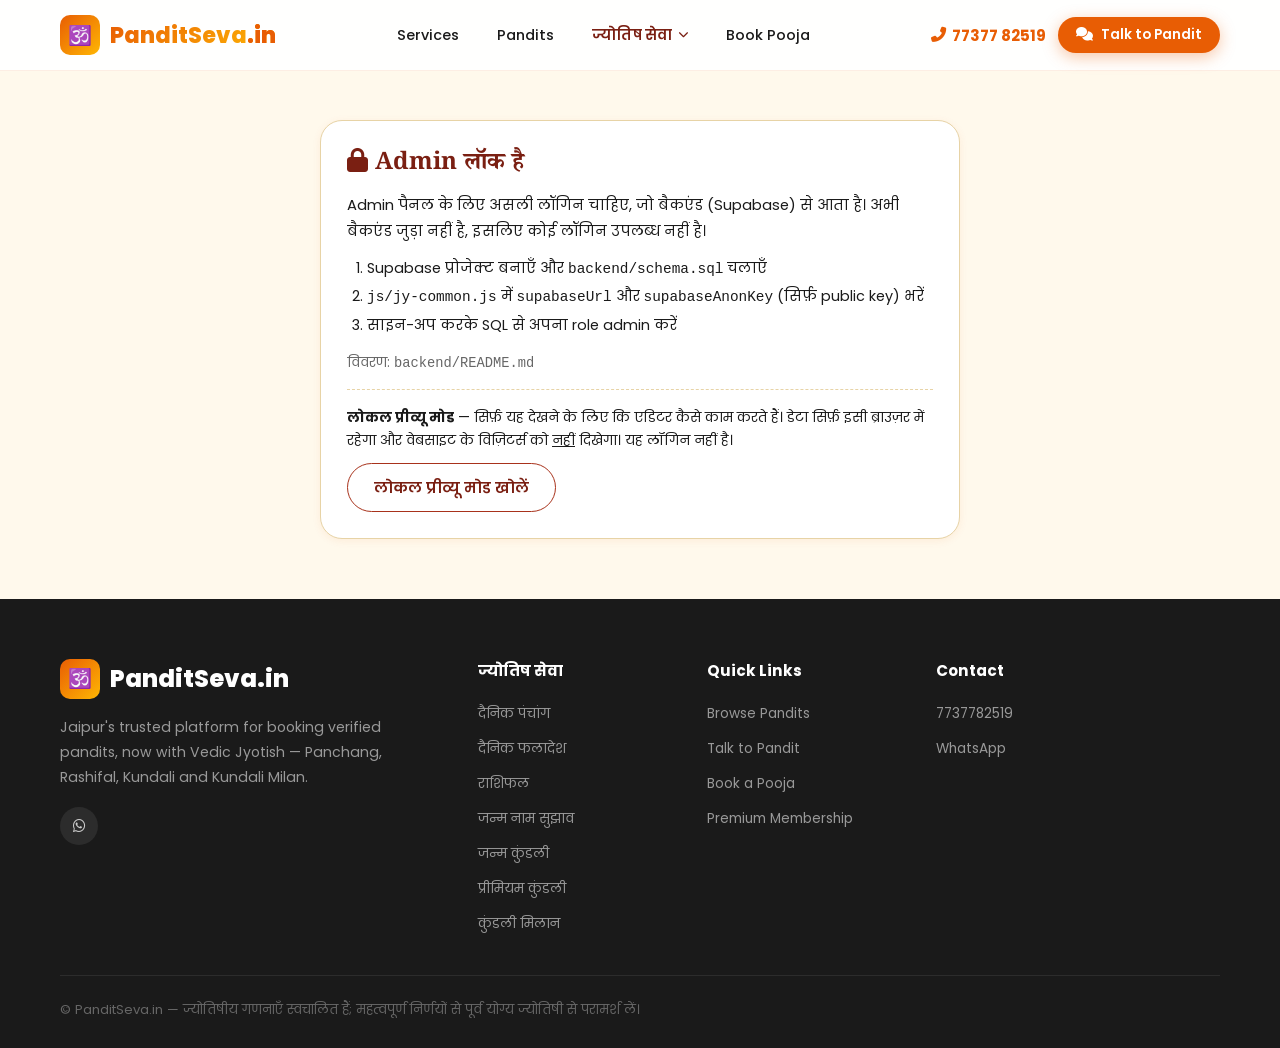
<file: admin.html>
<!DOCTYPE html>
<html lang="hi">
<head>
  <meta charset="UTF-8">
  <meta name="viewport" content="width=device-width, initial-scale=1.0">
  <meta name="robots" content="noindex, nofollow">
  <title>Admin Dashboard — PanditSeva.in</title>
  <link rel="stylesheet" href="css/style.css">
  <link rel="stylesheet" href="css/jyotish.css">
  <link rel="stylesheet" href="https://cdnjs.cloudflare.com/ajax/libs/font-awesome/6.5.0/css/all.min.css">
  <link rel="preconnect" href="https://fonts.googleapis.com">
  <link rel="preconnect" href="https://fonts.gstatic.com" crossorigin>
  <link href="https://fonts.googleapis.com/css2?family=Noto+Serif+Devanagari:wght@400;600;700&display=swap" rel="stylesheet">
  <link rel="icon" href="data:image/svg+xml,<svg xmlns='http://www.w3.org/2000/svg' viewBox='0 0 100 100'><text y='.9em' font-size='90'>🕉️</text></svg>">
  <style>
    .adm { display: grid; grid-template-columns: 230px 1fr; gap: 20px; padding: 96px 0 50px; align-items: start; }
    .adm-side { background: #fff; border: 1px solid var(--line); border-radius: var(--radius-lg); padding: 10px; position: sticky; top: 84px; }
    .adm-side button { display: flex; width: 100%; align-items: center; gap: 10px; text-align: left; background: none; padding: 10px 12px; border-radius: 10px; font-size: .88rem; font-weight: 500; color: var(--ink); }
    .adm-side button i { width: 18px; color: var(--primary); text-align: center; }
    .adm-side button.on, .adm-side button:hover { background: var(--bg-light); color: var(--maroon); font-weight: 600; }
    .adm-who { font-size: .76rem; color: var(--text-muted); padding: 8px 12px 10px; border-bottom: 1px dashed var(--line); margin-bottom: 6px; word-break: break-all; }
    .adm-main h2 { font-size: 1.3rem; margin-bottom: 4px; }
    .adm-main .sub { color: var(--text-muted); font-size: .86rem; margin-bottom: 16px; line-height: 1.6; }
    .adm-main textarea.jy-input { min-height: 140px; resize: vertical; line-height: 1.7; }
    .adm-stat { text-align: center; }
    .adm-stat b { display: block; font-size: 1.8rem; color: var(--primary); }
    .adm-stat span { font-size: .78rem; color: var(--text-muted); }
    .adm-mode { background: #fff7e0; border: 1px solid #f2dd9c; color: #7a5a06; padding: 8px 14px; border-radius: 10px; font-size: .82rem; margin-bottom: 14px; }
    .adm-list { margin-top: 16px; font-size: .86rem; }
    .adm-list .row { display: flex; justify-content: space-between; gap: 10px; padding: 7px 0; border-bottom: 1px solid var(--line); align-items: center; }
    .adm-list .row code { font-size: .78rem; word-break: break-all; }
    .locked { max-width: 640px; margin: 120px auto 60px; }
    .locked ol { margin: 10px 0 14px 20px; line-height: 1.9; font-size: .9rem; }
    .adm-side-toggle { display: none; }
    @media (max-width: 800px) {
      .adm { grid-template-columns: 1fr; padding-top: 86px; }
      .adm-side { position: static; display: flex; overflow-x: auto; gap: 4px; }
      .adm-side button { white-space: nowrap; width: auto; }
      .adm-who { display: none; }
    }
  </style>
</head>
<body class="jy" data-jy-active="x">
<div id="jy-header"></div>
<div class="jy-wrap" id="adminRoot"><p style="padding:130px 0;text-align:center;color:var(--text-muted)">लोड हो रहा है…</p></div>
<div id="jy-footer"></div>
<script src="js/jy-common.js"></script>
<script src="js/admin.js"></script>
</body>
</html>
</file>
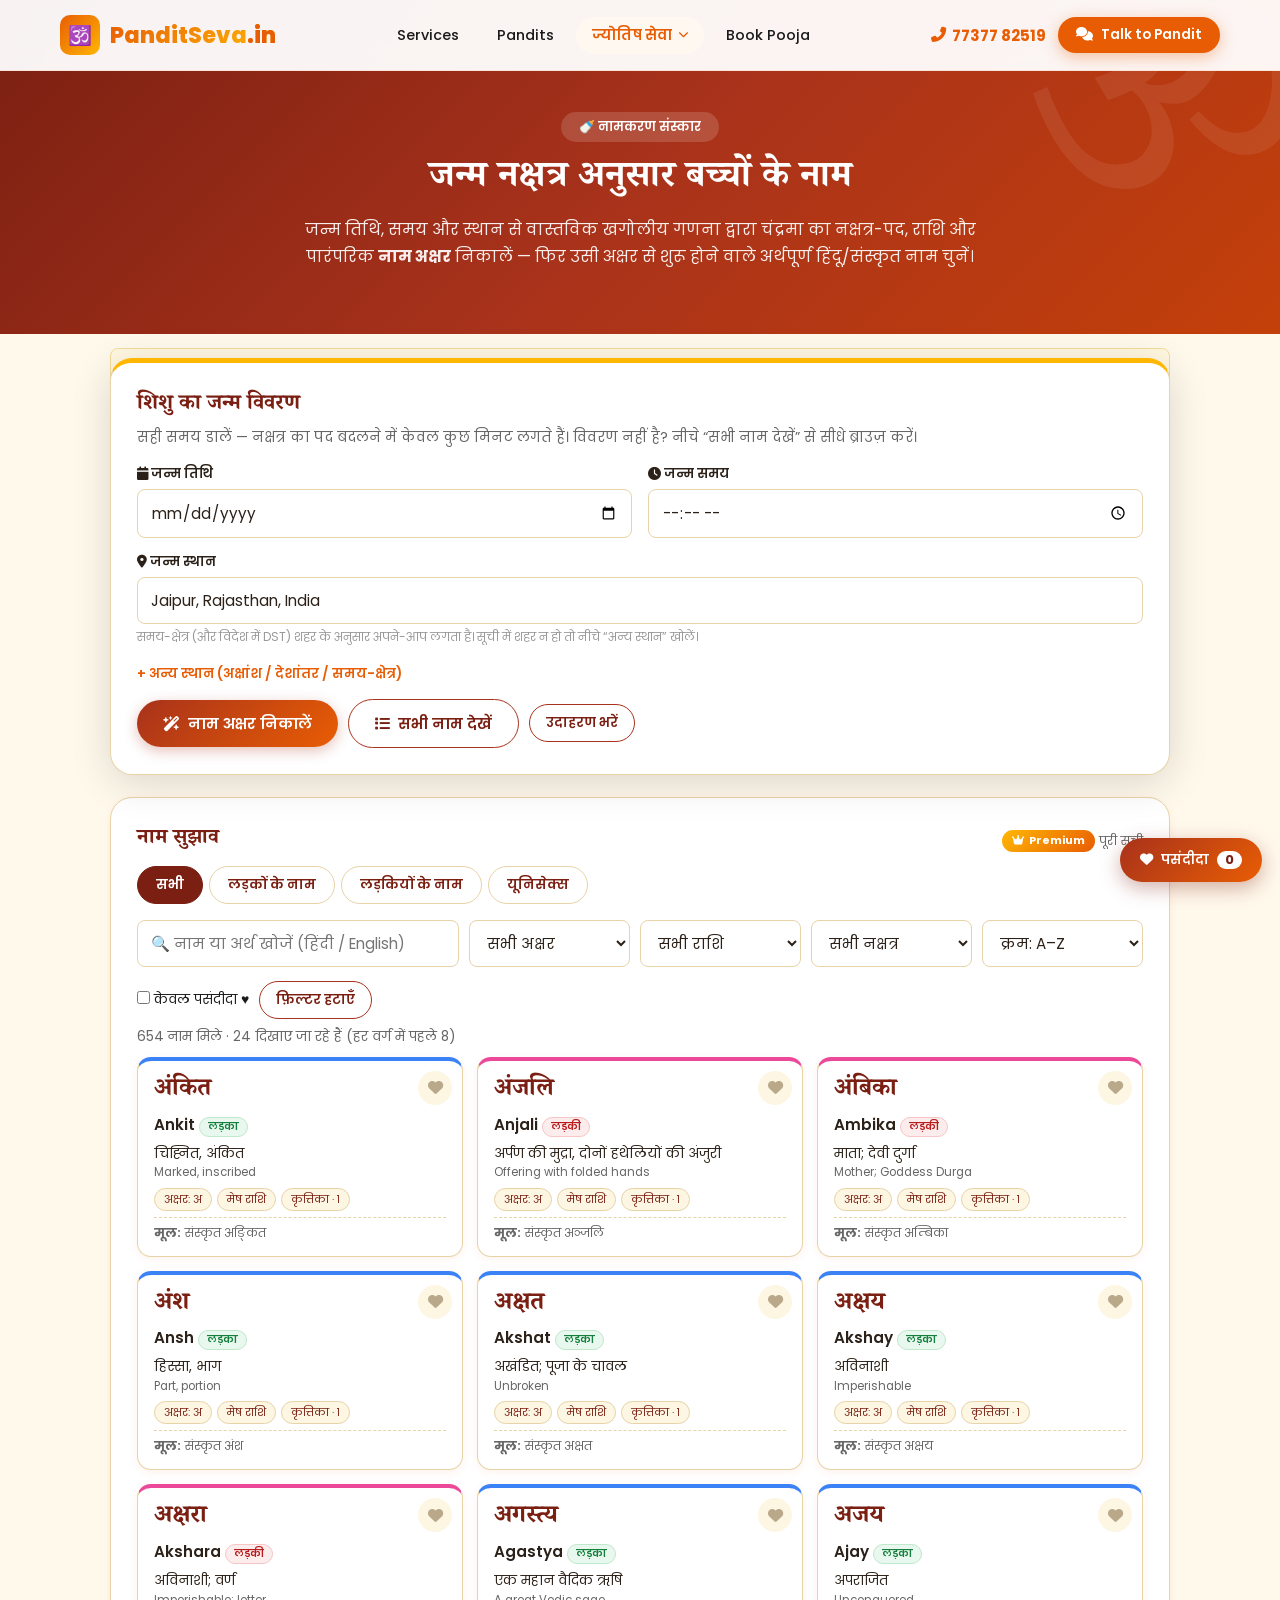
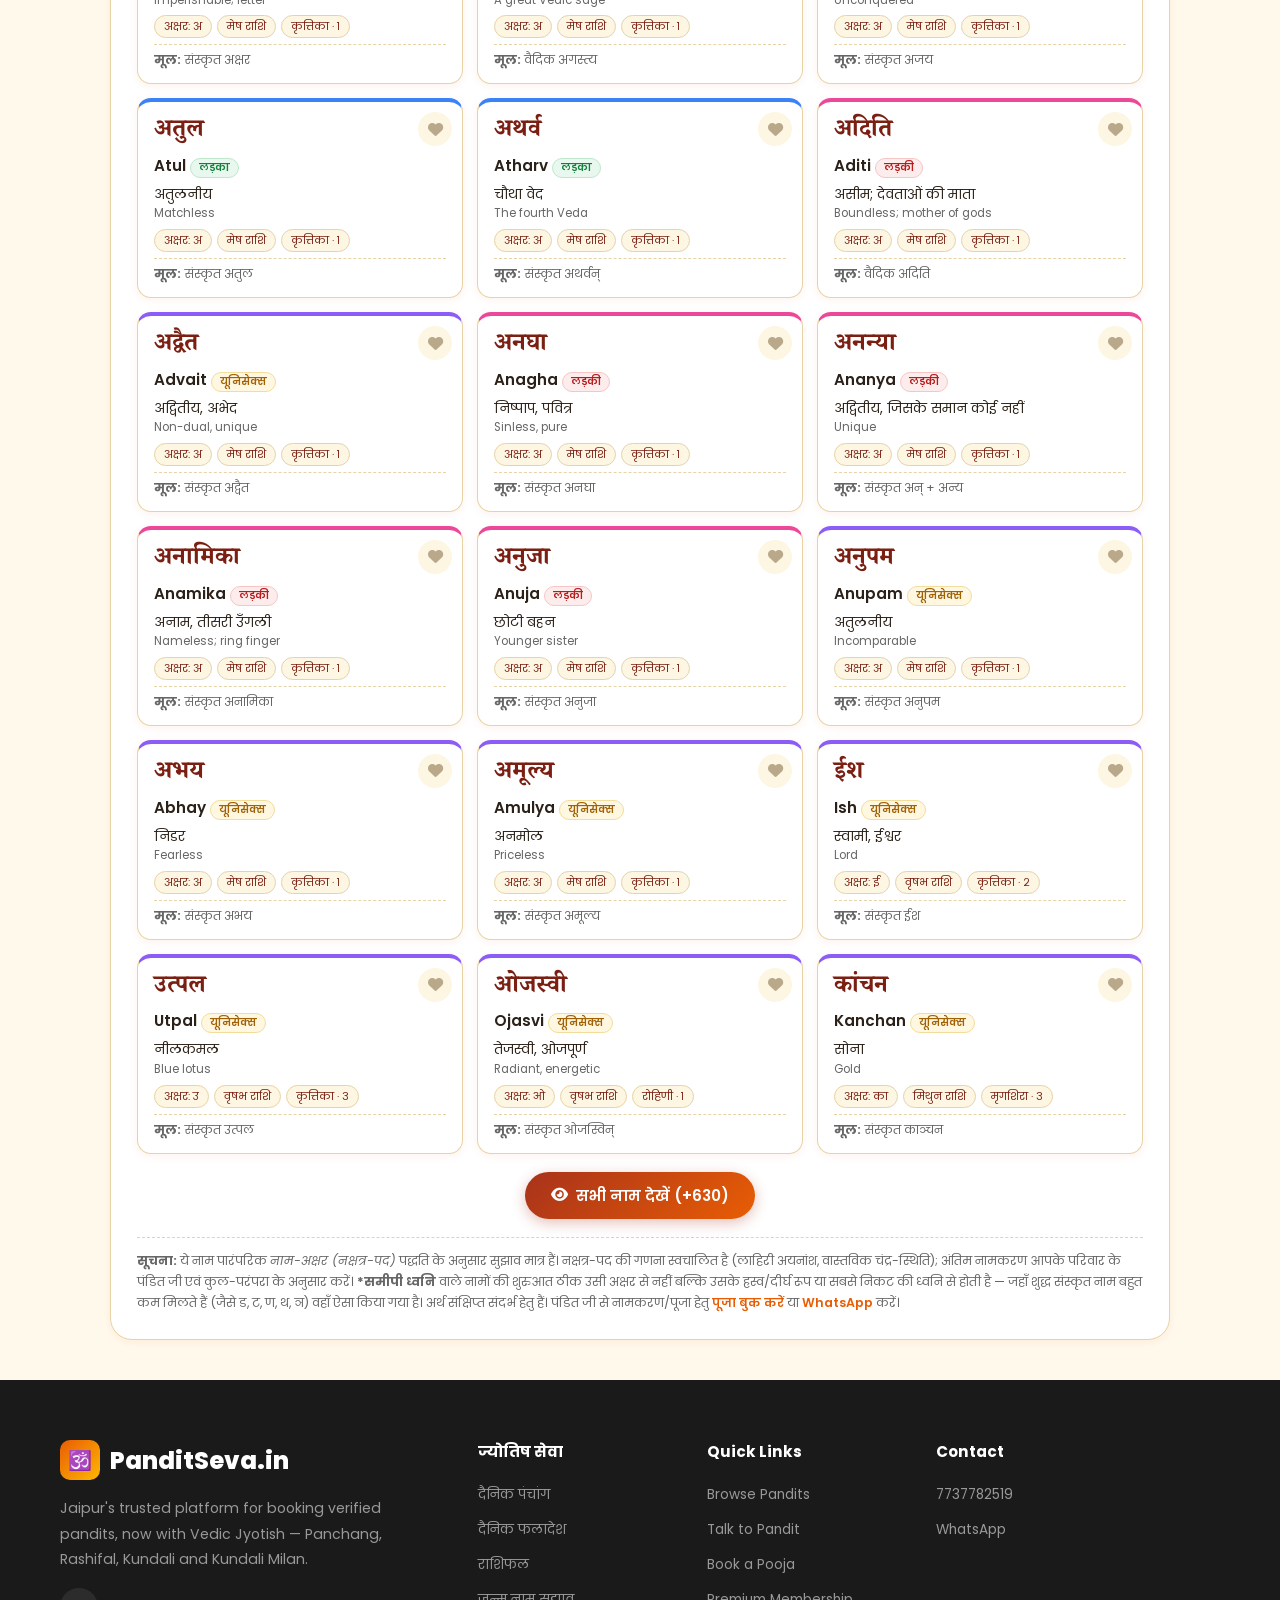
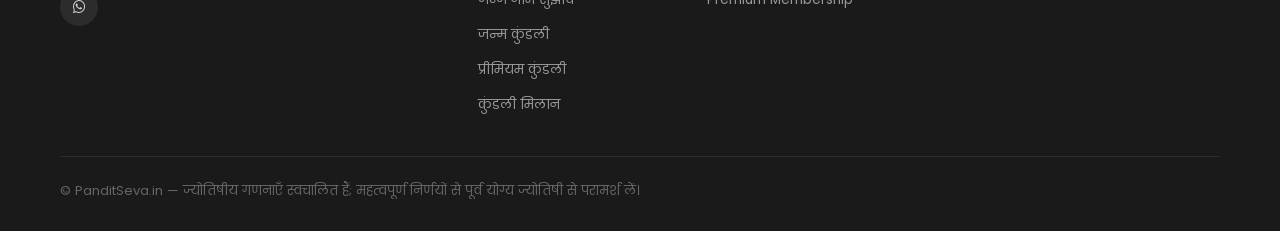
<file: baby-names.html>
<!DOCTYPE html>
<html lang="hi">
<head>
  <meta charset="UTF-8">
  <meta name="viewport" content="width=device-width, initial-scale=1.0">
  <title>जन्म नक्षत्र अनुसार बच्चों के नाम — PanditSeva.in | नाम अक्षर एवं हिंदू नाम सुझाव</title>
  <meta name="description" content="जन्म तिथि, समय और स्थान से जन्म नक्षत्र, राशि और नाम अक्षर निकालें और अर्थ सहित लड़कों, लड़कियों व यूनिसेक्स हिंदू-संस्कृत नाम खोजें। Call 7737782519">
  <link rel="stylesheet" href="css/style.css">
  <link rel="stylesheet" href="css/jyotish.css">
  <link rel="stylesheet" href="https://cdnjs.cloudflare.com/ajax/libs/font-awesome/6.5.0/css/all.min.css">
  <link rel="preconnect" href="https://fonts.googleapis.com">
  <link rel="preconnect" href="https://fonts.gstatic.com" crossorigin>
  <link href="https://fonts.googleapis.com/css2?family=Noto+Serif+Devanagari:wght@400;600;700&family=Tiro+Devanagari+Hindi&display=swap" rel="stylesheet">
  <link rel="icon" href="data:image/svg+xml,<svg xmlns='http://www.w3.org/2000/svg' viewBox='0 0 100 100'><text y='.9em' font-size='90'>🕉️</text></svg>">
  <style>
    .bn-result { display: none; margin-top: 22px; }
    .bn-syl { display: inline-flex; align-items: center; justify-content: center; min-width: 74px; height: 74px; padding: 0 14px; border-radius: 18px; background: linear-gradient(135deg, var(--maroon), var(--maroon-2)); color: #fff; font-size: 2.3rem; font-family: 'Noto Serif Devanagari', serif; font-weight: 700; box-shadow: 0 6px 18px rgba(122,31,18,.28); }
    .bn-syls { display: flex; gap: 8px; flex-wrap: wrap; margin-top: 10px; }
    .bn-syls .s { padding: 6px 14px; border-radius: 50px; border: 1.5px solid var(--line); background: #fff; font-family: 'Noto Serif Devanagari', serif; font-size: 1.05rem; color: var(--maroon); cursor: pointer; }
    .bn-syls .s.on { background: var(--maroon); color: #fff; border-color: var(--maroon); }
    .bn-syls .s.mine { box-shadow: 0 0 0 3px rgba(255,183,3,.55); }
    .bn-top { display: flex; gap: 18px; align-items: center; flex-wrap: wrap; }
    .bn-filters { display: grid; grid-template-columns: 2fr repeat(4, 1fr); gap: 10px; margin-bottom: 14px; }
    @media (max-width: 900px) { .bn-filters { grid-template-columns: 1fr 1fr; } .bn-filters .q { grid-column: 1 / -1; } }
    .bn-grid { display: grid; grid-template-columns: repeat(auto-fill, minmax(250px, 1fr)); gap: 14px; }
    .bn-card { background: #fff; border: 1px solid var(--line); border-radius: var(--radius-md); padding: 16px 16px 14px; position: relative; box-shadow: var(--shadow-sm); display: flex; flex-direction: column; gap: 6px; }
    .bn-card.boy { border-top: 4px solid #3b82f6; } .bn-card.girl { border-top: 4px solid #ec4899; } .bn-card.unisex { border-top: 4px solid #8b5cf6; }
    .bn-hi { font-family: 'Noto Serif Devanagari', serif; font-size: 1.55rem; font-weight: 700; color: var(--maroon); line-height: 1.2; padding-right: 36px; }
    .bn-en { font-weight: 600; color: var(--ink); font-size: .95rem; }
    .bn-mean { font-size: .86rem; line-height: 1.55; color: var(--ink); }
    .bn-mean small { display: block; color: var(--text-muted); }
    .bn-org { font-size: .76rem; color: var(--text-muted); border-top: 1px dashed var(--line); padding-top: 6px; margin-top: auto; }
    .bn-tags { display: flex; gap: 5px; flex-wrap: wrap; }
    .bn-tags span { font-size: .7rem; background: var(--cream); border: 1px solid var(--line); border-radius: 50px; padding: 2px 9px; color: var(--maroon); }
    .bn-heart { position: absolute; top: 10px; right: 10px; width: 34px; height: 34px; border-radius: 50%; background: var(--cream); color: #b9a98a; font-size: .95rem; display: flex; align-items: center; justify-content: center; transition: var(--transition); }
    .bn-heart:hover { transform: scale(1.1); }
    .bn-heart.on { background: #fde7ee; color: #e11d48; }
    .bn-more { text-align: center; margin: 18px 0 4px; }
    .bn-count { font-size: .85rem; color: var(--text-muted); margin-bottom: 10px; }
    .bn-empty { text-align: center; padding: 30px 10px; color: var(--text-muted); }
    .bn-fab { position: fixed; right: 18px; bottom: 18px; z-index: 900; background: linear-gradient(135deg, var(--maroon-2), var(--primary)); color: #fff; padding: 12px 20px; border-radius: 50px; font-weight: 600; box-shadow: 0 6px 20px rgba(122,31,18,.35); display: inline-flex; gap: 8px; align-items: center; }
    .bn-fab b { background: #fff; color: var(--maroon); border-radius: 50px; padding: 0 8px; font-size: .8rem; }
    .bn-drawer { position: fixed; inset: 0; z-index: 1500; display: none; }
    .bn-drawer.open { display: block; }
    .bn-drawer .bd { position: absolute; inset: 0; background: rgba(0,0,0,.45); }
    .bn-drawer .panel { position: absolute; right: 0; top: 0; bottom: 0; width: min(420px, 100%); background: var(--cream-2); padding: 20px; overflow-y: auto; box-shadow: -8px 0 30px rgba(0,0,0,.25); }
    .bn-fav { display: flex; align-items: center; gap: 10px; background: #fff; border: 1px solid var(--line); border-radius: var(--radius-md); padding: 10px 12px; margin-bottom: 8px; }
    .bn-fav .t { flex: 1; } .bn-fav .t b { font-family: 'Noto Serif Devanagari', serif; color: var(--maroon); font-size: 1.1rem; display: block; }
    .bn-fav .t small { color: var(--text-muted); }
    .bn-fav button { background: none; color: #b91c1c; font-size: .9rem; padding: 6px; }
    .bn-modes { display: flex; gap: 10px; flex-wrap: wrap; margin-top: 8px; }
  </style>
</head>
<body class="jy" data-jy-active="baby-names.html">

<div id="jy-header"></div>

<section class="jy-hero">
  <div class="jy-wrap">
    <div class="eyebrow">🍼 नामकरण संस्कार</div>
    <h1>जन्म नक्षत्र अनुसार बच्चों के नाम</h1>
    <p>जन्म तिथि, समय और स्थान से वास्तविक खगोलीय गणना द्वारा चंद्रमा का नक्षत्र-पद, राशि और पारंपरिक <b>नाम अक्षर</b> निकालें — फिर उसी अक्षर से शुरू होने वाले अर्थपूर्ण हिंदू/संस्कृत नाम चुनें।</p>
  </div>
</section>

<section class="jy-sec" style="padding-top:0">
  <div class="jy-wrap">
    <div id="launchBanner" style="margin-top:14px"></div>

    <!-- FORM -->
    <div class="jy-card pull">
      <h2 class="hi" style="font-size:1.35rem;margin-bottom:4px">शिशु का जन्म विवरण</h2>
      <p style="color:var(--text-muted);font-size:.88rem;margin-bottom:16px">सही समय डालें — नक्षत्र का पद बदलने में केवल कुछ मिनट लगते हैं। विवरण नहीं है? नीचे “सभी नाम देखें” से सीधे ब्राउज़ करें।</p>
      <form id="bnForm" class="jy-form" autocomplete="off">
        <div class="jy-field"><label for="bnDate"><i class="fas fa-calendar"></i> जन्म तिथि</label><input type="date" id="bnDate" class="jy-input" required></div>
        <div class="jy-field"><label for="bnTime"><i class="fas fa-clock"></i> जन्म समय</label><input type="time" id="bnTime" class="jy-input" required></div>
        <div class="jy-field full"><label for="bnPlace"><i class="fas fa-location-dot"></i> जन्म स्थान</label>
          <input type="text" id="bnPlace" class="jy-input" list="bnCityList" placeholder="शहर चुनें, जैसे Jaipur, Rajasthan, India">
          <datalist id="bnCityList"></datalist>
          <div class="jy-hint">समय-क्षेत्र (और विदेश में DST) शहर के अनुसार अपने-आप लगता है। सूची में शहर न हो तो नीचे “अन्य स्थान” खोलें।</div>
        </div>
        <div class="full"><a href="#" id="bnAdvToggle" style="font-size:.84rem;font-weight:600;color:var(--primary)">+ अन्य स्थान (अक्षांश / देशांतर / समय-क्षेत्र)</a></div>
        <div class="full" id="bnAdv" style="display:none">
          <div class="jy-form">
            <div class="jy-field"><label for="bnLat">अक्षांश (Latitude)</label><input type="number" step="any" id="bnLat" class="jy-input" placeholder="26.9124"></div>
            <div class="jy-field"><label for="bnLon">देशांतर पूर्व (Longitude)</label><input type="number" step="any" id="bnLon" class="jy-input" placeholder="75.7873"></div>
            <div class="jy-field full"><label for="bnTz">UTC अंतर (घंटे)</label><input type="number" step="0.25" id="bnTz" class="jy-input" placeholder="5.5"><div class="jy-hint">भारत के लिए 5.5। नक्षत्र के लिए केवल समय-क्षेत्र मायने रखता है; अक्षांश/देशांतर वैकल्पिक हैं।</div></div>
          </div>
        </div>
        <div class="full jy-row">
          <button type="submit" class="jy-btn"><i class="fas fa-wand-magic-sparkles"></i> नाम अक्षर निकालें</button>
          <button type="button" id="bnBrowse" class="jy-btn ghost"><i class="fas fa-list"></i> सभी नाम देखें</button>
          <button type="button" id="bnSample" class="jy-btn ghost sm">उदाहरण भरें</button>
        </div>
      </form>
    </div>

    <!-- RESULT -->
    <div class="jy-card cream bn-result" id="bnResult" aria-live="polite">
      <div class="bn-top">
        <div class="bn-syl" id="rSyl">—</div>
        <div style="flex:1;min-width:240px">
          <div style="font-size:.78rem;color:var(--text-muted)">पारंपरिक नाम अक्षर</div>
          <h2 class="hi" id="rTitle" style="font-size:1.35rem"></h2>
          <div id="rSub" style="font-size:.86rem;color:var(--text-muted);margin-top:2px"></div>
        </div>
      </div>
      <div class="jy-kv" style="margin-top:16px">
        <div class="it"><small>जन्म नक्षत्र</small><b id="rNak">—</b><span id="rNakEn"></span></div>
        <div class="it"><small>चरण (पद)</small><b id="rPada">—</b><span>प्रत्येक पद = 3°20′</span></div>
        <div class="it"><small>चंद्र राशि</small><b id="rRashi">—</b><span id="rRashiEn"></span></div>
        <div class="it"><small>राशि स्वामी</small><b id="rLord">—</b><span>&nbsp;</span></div>
      </div>
      <div style="margin-top:14px"><small style="color:var(--text-muted)">इस नक्षत्र के चारों पद के अक्षर (आपका अक्षर चमक रहा है):</small>
        <div class="bn-syls" id="rSyls"></div></div>
      <div class="jy-note info" id="rWarn" style="display:none;margin-top:12px"></div>
      <div class="jy-note" id="rFamNote" style="display:none;margin-top:12px"></div>
    </div>

    <!-- NAMES -->
    <div class="jy-card" style="margin-top:22px" id="bnNames">
      <div class="jy-row" style="justify-content:space-between;margin-bottom:10px">
        <h2 class="hi" style="font-size:1.3rem" id="bnListTitle">नाम सुझाव</h2>
        <span id="bnPrem"></span>
      </div>
      <div class="jy-tabs" id="bnTabs" role="tablist">
        <button class="jy-tab on" data-g="all" type="button">सभी</button>
        <button class="jy-tab" data-g="boy" type="button">लड़कों के नाम</button>
        <button class="jy-tab" data-g="girl" type="button">लड़कियों के नाम</button>
        <button class="jy-tab" data-g="unisex" type="button">यूनिसेक्स</button>
      </div>
      <div class="bn-filters">
        <input type="search" id="fQ" class="jy-input q" placeholder="🔍 नाम या अर्थ खोजें (हिंदी / English)">
        <select id="fSyl" class="jy-select"><option value="">सभी अक्षर</option></select>
        <select id="fRashi" class="jy-select"><option value="">सभी राशि</option></select>
        <select id="fNak" class="jy-select"><option value="">सभी नक्षत्र</option></select>
        <select id="fSort" class="jy-select"><option value="az">क्रम: A–Z</option><option value="syl">क्रम: नक्षत्र-अक्षर</option></select>
      </div>
      <div class="jy-row" style="margin-bottom:8px">
        <label style="font-size:.86rem"><input type="checkbox" id="fFav"> केवल पसंदीदा ♥</label>
        <button type="button" class="jy-btn ghost sm" id="fReset">फ़िल्टर हटाएँ</button>
      </div>
      <div class="bn-count" id="bnCount"></div>
      <div id="bnOut" class="bn-grid"></div>
      <div class="bn-more" id="bnMore"></div>
      <div class="jy-disclaimer">
        <b>सूचना:</b> ये नाम पारंपरिक <i>नाम-अक्षर (नक्षत्र-पद)</i> पद्धति के अनुसार सुझाव मात्र हैं। नक्षत्र-पद की गणना स्वचालित है (लाहिरी अयनांश, वास्तविक चंद्र-स्थिति); अंतिम नामकरण आपके परिवार के पंडित जी एवं कुल-परंपरा के अनुसार करें। <b>*समीपी ध्वनि</b> वाले नामों की शुरुआत ठीक उसी अक्षर से नहीं बल्कि उसके ह्रस्व/दीर्घ रूप या सबसे निकट की ध्वनि से होती है — जहाँ शुद्ध संस्कृत नाम बहुत कम मिलते हैं (जैसे ड, ट, ण, थ, ञ) वहाँ ऐसा किया गया है। अर्थ संक्षिप्त संदर्भ हेतु हैं।
        पंडित जी से नामकरण/पूजा हेतु <a href="booking.html" style="color:var(--primary);font-weight:600">पूजा बुक करें</a> या <a href="https://wa.me/917737782519" style="color:var(--primary);font-weight:600">WhatsApp</a> करें।
      </div>
    </div>
  </div>
</section>

<!-- favourites -->
<button class="bn-fab" id="favFab" type="button"><i class="fas fa-heart"></i> पसंदीदा <b id="favCount">0</b></button>
<div class="bn-drawer" id="favDrawer" aria-hidden="true">
  <div class="bd" id="favBd"></div>
  <div class="panel">
    <div class="jy-row" style="justify-content:space-between;margin-bottom:12px">
      <h2 class="hi" style="font-size:1.25rem;color:var(--maroon)">♥ मेरे पसंदीदा नाम</h2>
      <button type="button" id="favClose" class="jy-btn ghost sm">बंद करें</button>
    </div>
    <div id="favList"></div>
    <div class="jy-row" style="margin-top:12px">
      <button type="button" class="jy-btn sm" id="favCopy"><i class="fas fa-copy"></i> कॉपी</button>
      <a class="jy-btn gold sm" id="favWa" href="#" target="_blank" rel="noopener"><i class="fab fa-whatsapp"></i> WhatsApp पर भेजें</a>
      <button type="button" class="jy-btn ghost sm" id="favClear">सूची साफ़ करें</button>
    </div>
    <p class="jy-hint" style="margin-top:10px">पसंदीदा सूची केवल इस ब्राउज़र में सुरक्षित रहती है।</p>
  </div>
</div>

<div id="jy-footer"></div>

<script src="js/astro.js"></script>
<script src="js/panchang-engine.js"></script>
<script src="js/jy-common.js"></script>
<script src="js/names-data.js"></script>
<script src="js/babynames.js"></script>
</body>
</html>
</file>
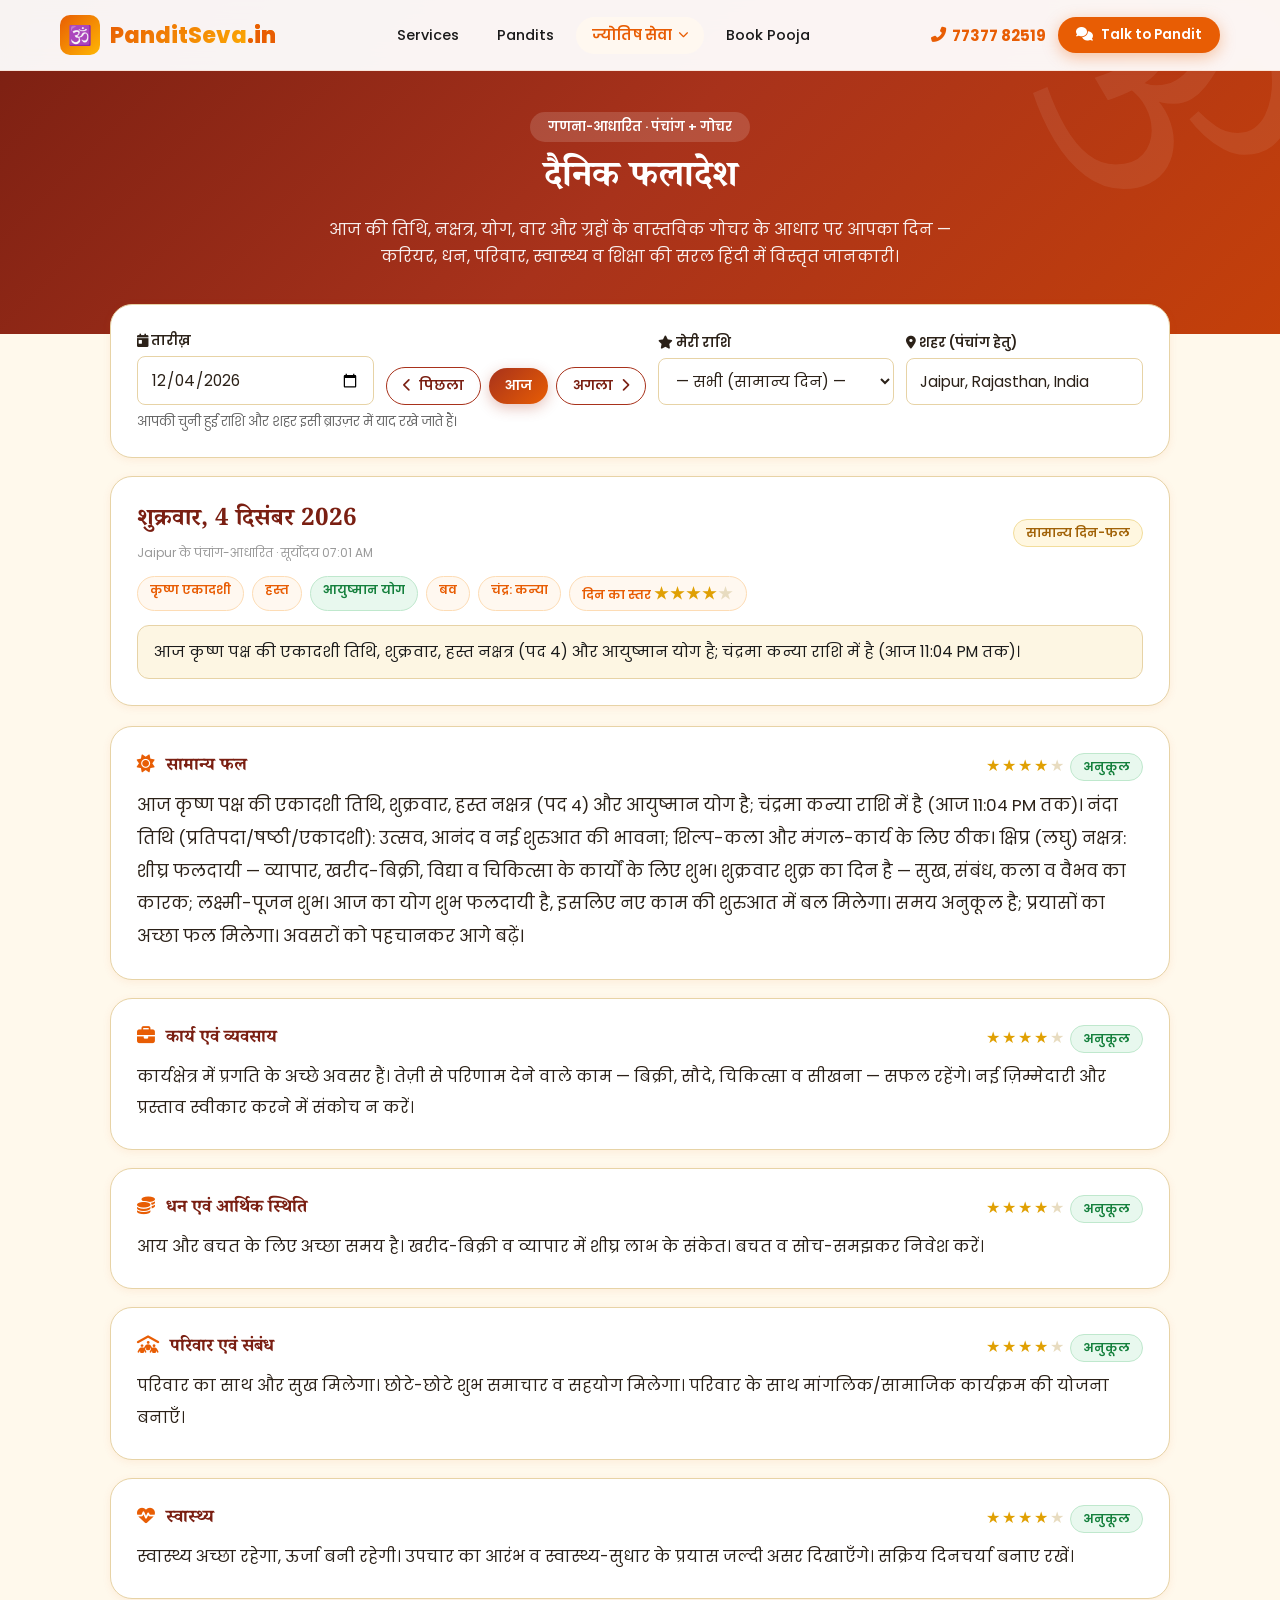
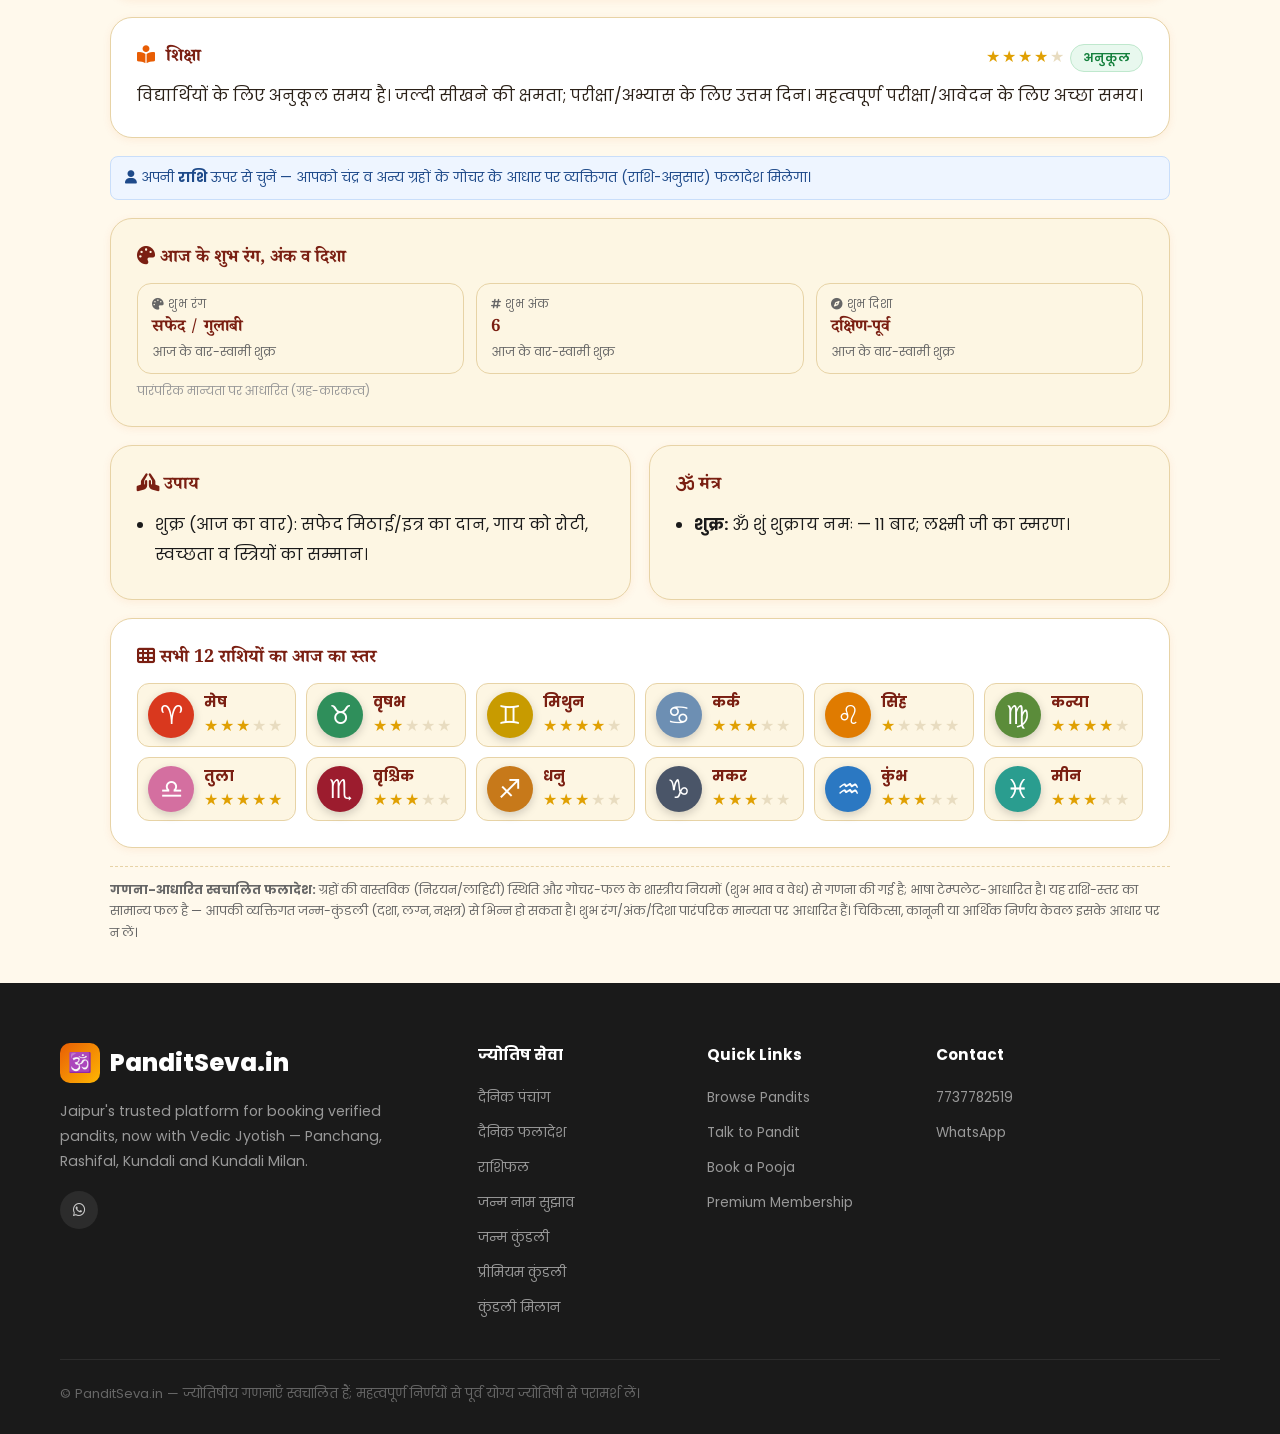
<file: faladesh.html>
<!DOCTYPE html>
<html lang="hi">
<head>
  <meta charset="UTF-8">
  <meta name="viewport" content="width=device-width, initial-scale=1.0">
  <title>दैनिक फलादेश — आज का राशि-अनुसार फल | PanditSeva.in</title>
  <meta name="description" content="आज का दैनिक फलादेश: पंचांग (तिथि, नक्षत्र, योग) और ग्रहों के गोचर पर आधारित — करियर, धन, परिवार, स्वास्थ्य, शिक्षा, शुभ रंग-अंक-दिशा, उपाय व मंत्र।">
  <link rel="stylesheet" href="css/style.css">
  <link rel="stylesheet" href="css/jyotish.css">
  <link rel="stylesheet" href="https://cdnjs.cloudflare.com/ajax/libs/font-awesome/6.5.0/css/all.min.css">
  <link rel="preconnect" href="https://fonts.googleapis.com">
  <link rel="preconnect" href="https://fonts.gstatic.com" crossorigin>
  <link href="https://fonts.googleapis.com/css2?family=Noto+Serif+Devanagari:wght@400;600;700&family=Noto+Sans+Devanagari:wght@400;500;600&display=swap" rel="stylesheet">
  <link rel="icon" href="data:image/svg+xml,<svg xmlns='http://www.w3.org/2000/svg' viewBox='0 0 100 100'><text y='.9em' font-size='90'>🕉️</text></svg>">
</head>
<body class="jy" data-jy-active="faladesh.html" data-jy-page="faladesh">
<div id="jy-header"></div>

<section class="jy-hero"><div class="jy-wrap">
  <span class="eyebrow">गणना-आधारित · पंचांग + गोचर</span>
  <h1>दैनिक फलादेश</h1>
  <p>आज की तिथि, नक्षत्र, योग, वार और ग्रहों के वास्तविक गोचर के आधार पर आपका दिन — करियर, धन, परिवार, स्वास्थ्य व शिक्षा की सरल हिंदी में विस्तृत जानकारी।</p>
</div></section>

<div class="jy-wrap">
  <div class="jy-card" style="margin-top:-30px;position:relative;z-index:4">
    <div class="rf-ctl">
      <div class="jy-field"><label for="fdDate"><i class="fas fa-calendar-day"></i> तारीख़</label><input class="jy-input" type="date" id="fdDate"></div>
      <div class="jy-field" style="flex:0 0 auto"><label>&nbsp;</label><div class="rf-nav"><button type="button" class="jy-btn ghost sm" id="fdPrev"><i class="fas fa-chevron-left"></i> पिछला</button><button type="button" class="jy-btn sm" id="fdToday">आज</button><button type="button" class="jy-btn ghost sm" id="fdNext">अगला <i class="fas fa-chevron-right"></i></button></div></div>
      <div class="jy-field"><label for="fdRashi"><i class="fas fa-star"></i> मेरी राशि</label><select class="jy-select" id="fdRashi"></select></div>
      <div class="jy-field"><label for="fdCity"><i class="fas fa-location-dot"></i> शहर (पंचांग हेतु)</label><input class="jy-input" id="fdCity" list="fdCityList" autocomplete="off"><datalist id="fdCityList"></datalist></div>
    </div>
    <p class="rf-sticky-note">आपकी चुनी हुई राशि और शहर इसी ब्राउज़र में याद रखे जाते हैं।</p>
  </div>
  <div id="fdOut"><div class="jy-card" style="margin-top:20px">गणना हो रही है…</div></div>
</div>

<div id="jy-footer"></div>
<script src="js/astro.js"></script>
<script src="js/panchang-engine.js"></script>
<script src="js/jy-common.js"></script>
<script src="js/gochar.js"></script>
<script src="js/rashifal-ui.js"></script>
</body>
</html>
</file>
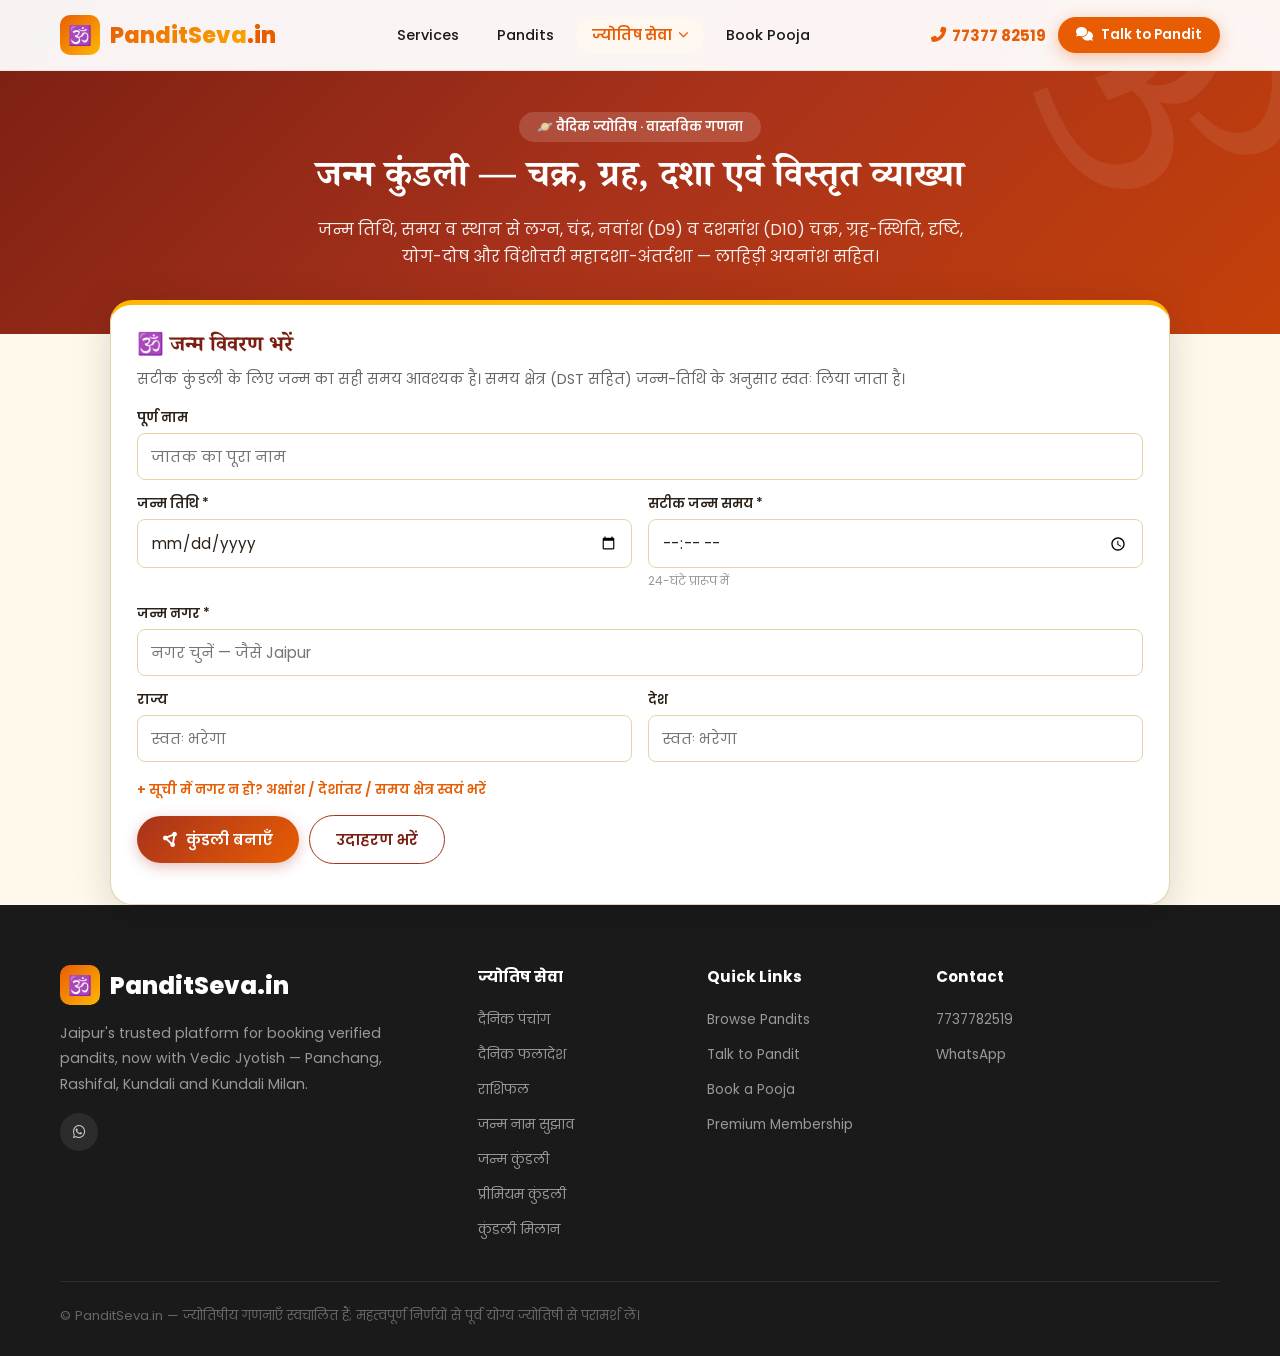
<file: janam-kundali.html>
<!DOCTYPE html>
<html lang="hi">
<head>
  <meta charset="UTF-8">
  <meta name="viewport" content="width=device-width, initial-scale=1.0">
  <title>जन्म कुंडली — लग्न, चंद्र, नवांश, दशमांश चक्र | PanditSeva.in</title>
  <meta name="description" content="सटीक खगोलीय गणना से जन्म कुंडली: लग्न/चंद्र/नवांश/दशमांश चक्र (उत्तर व दक्षिण भारतीय), ग्रह स्थिति, 12 भाव, दृष्टि, योग-दोष, विंशोत्तरी महादशा-अंतर्दशा एवं विस्तृत हिंदी व्याख्या।">
  <link rel="stylesheet" href="css/style.css">
  <link rel="stylesheet" href="css/jyotish.css">
  <link rel="stylesheet" href="https://cdnjs.cloudflare.com/ajax/libs/font-awesome/6.5.0/css/all.min.css">
  <link rel="preconnect" href="https://fonts.googleapis.com">
  <link rel="preconnect" href="https://fonts.gstatic.com" crossorigin>
  <link href="https://fonts.googleapis.com/css2?family=Noto+Serif+Devanagari:wght@400;600;700&family=Poppins:wght@300;400;500;600;700&display=swap" rel="stylesheet">
  <link rel="icon" href="data:image/svg+xml,<svg xmlns='http://www.w3.org/2000/svg' viewBox='0 0 100 100'><text y='.9em' font-size='90'>🕉️</text></svg>">
  <style>
    #jkOut { display: none; padding-left: 20px; padding-right: 20px; }
    .jk-summary { display: grid; grid-template-columns: repeat(auto-fit, minmax(150px, 1fr)); gap: 10px; margin-bottom: 18px; }
    .jk-summary .it { background: #fff; border: 1px solid var(--line); border-radius: 12px; padding: 10px 12px; text-align: center; }
    .jk-summary small { display: block; color: var(--text-muted); font-size: .7rem; text-transform: uppercase; letter-spacing: .5px; }
    .jk-summary b { color: var(--maroon); font-family: 'Noto Serif Devanagari', serif; font-size: 1.02rem; }
    .jk-tabs { position: sticky; top: 70px; z-index: 50; background: var(--cream-2); padding: 10px 0; margin-bottom: 14px; display: flex; gap: 6px; overflow-x: auto; -webkit-overflow-scrolling: touch; border-bottom: 1px solid var(--line); }
    .jk-tabs .jy-tab { white-space: nowrap; flex: 0 0 auto; }
    .jk-pane { display: none; }
    .jk-pane.on { display: block; }
    .jk-charts { display: grid; grid-template-columns: repeat(2, 1fr); gap: 22px 18px; }
    @media (max-width: 700px) { .jk-charts { grid-template-columns: 1fr; } .jk-tabs { top: 64px; } }
    .jk-lock { text-align: center; padding: 36px 20px; }
    .jk-lock i { font-size: 2rem; color: var(--gold-dark); margin-bottom: 10px; }
    .jy-table td, .jy-table th { white-space: nowrap; }
    .jy-table td.wrap { white-space: normal; }
    details.jk-md { background: #fff; border: 1px solid var(--line); border-radius: 12px; margin-bottom: 10px; }
    details.jk-md summary { cursor: pointer; padding: 12px 16px; font-weight: 600; color: var(--maroon); font-family: 'Noto Serif Devanagari', serif; }
    details.jk-md .in { padding: 0 12px 12px; overflow-x: auto; }
    .jk-legend { font-size: .8rem; color: var(--text-muted); text-align: center; margin-top: 12px; }
    @media print { .jk-tabs, .no-print { display: none !important; } .jk-pane { display: block !important; page-break-inside: avoid; } }
  </style>
</head>
<body class="jy" data-jy-active="janam-kundali.html">

<div id="jy-header"></div>

<section class="jy-hero">
  <div class="jy-wrap">
    <span class="eyebrow">🪐 वैदिक ज्योतिष · वास्तविक गणना</span>
    <h1>जन्म कुंडली — चक्र, ग्रह, दशा एवं विस्तृत व्याख्या</h1>
    <p>जन्म तिथि, समय व स्थान से लग्न, चंद्र, नवांश (D9) व दशमांश (D10) चक्र, ग्रह-स्थिति, दृष्टि, योग-दोष और विंशोत्तरी महादशा-अंतर्दशा — लाहिड़ी अयनांश सहित।</p>
  </div>
</section>

<div class="jy-wrap">
  <div class="jy-card pull">
    <h2 style="font-size:1.35rem;margin-bottom:4px">🕉️ जन्म विवरण भरें</h2>
    <p style="color:var(--text-muted);font-size:.88rem;margin-bottom:18px">सटीक कुंडली के लिए जन्म का सही समय आवश्यक है। समय क्षेत्र (DST सहित) जन्म-तिथि के अनुसार स्वतः लिया जाता है।</p>
    <form id="jkForm" class="jy-form" autocomplete="off">
      <div class="jy-field full"><label>पूर्ण नाम</label><input class="jy-input" id="kName" placeholder="जातक का पूरा नाम"></div>
      <div class="jy-field"><label>जन्म तिथि *</label><input class="jy-input" type="date" id="kDate" required></div>
      <div class="jy-field"><label>सटीक जन्म समय *</label><input class="jy-input" type="time" id="kTime" required><div class="jy-hint">24-घंटे प्रारूप में</div></div>
      <div class="jy-field full"><label>जन्म नगर *</label><input class="jy-input" id="kPlace" list="cityList" placeholder="नगर चुनें — जैसे Jaipur"><datalist id="cityList"></datalist></div>
      <div class="jy-field"><label>राज्य</label><input class="jy-input" id="kState" placeholder="स्वतः भरेगा"></div>
      <div class="jy-field"><label>देश</label><input class="jy-input" id="kCountry" placeholder="स्वतः भरेगा"></div>
      <div class="jy-field full"><a href="#" id="advT" style="font-size:.84rem;color:var(--primary);font-weight:600">+ सूची में नगर न हो? अक्षांश / देशांतर / समय क्षेत्र स्वयं भरें</a></div>
      <div class="jy-field" data-adv style="display:none"><label>अक्षांश (°N)</label><input class="jy-input" type="number" step="0.0001" id="kLat" placeholder="26.9124"></div>
      <div class="jy-field" data-adv style="display:none"><label>देशांतर (°E)</label><input class="jy-input" type="number" step="0.0001" id="kLon" placeholder="75.7873"></div>
      <div class="jy-field full" data-adv style="display:none"><label>समय क्षेत्र (IANA नाम या UTC अंतर)</label><input class="jy-input" id="kTzId" placeholder="Asia/Kolkata  या  5.5"><div class="jy-hint">IANA नाम देने पर जन्म-तिथि के अनुसार DST स्वतः जुड़ता है।</div></div>
      <div class="jy-row full"><button class="jy-btn" type="submit"><i class="fas fa-circle-nodes"></i> कुंडली बनाएँ</button><button type="button" class="jy-btn ghost" id="sampleBtn">उदाहरण भरें</button></div>
      <div class="full" id="jkErr"></div>
    </form>
  </div>
</div>

<div class="jy-wrap jy-sec" id="jkOut">
  <div id="jkLaunch"></div>
  <div class="jk-summary" id="jkSummary"></div>
  <div class="jk-tabs" id="jkTabs"></div>
  <div id="jkPanes"></div>
  <div class="jy-row no-print" style="justify-content:center;margin-top:22px">
    <button class="jy-btn ghost" onclick="window.print()"><i class="fas fa-print"></i> प्रिंट</button>
    <a class="jy-btn gold" href="kundali.html"><i class="fas fa-scroll"></i> हस्तलिखित शैली प्रीमियम कुंडली बनाएँ</a>
    <a class="jy-btn ghost" id="waLink" target="_blank" href="https://wa.me/917737782519"><i class="fab fa-whatsapp"></i> पंडित जी से परामर्श</a>
  </div>
  <p class="jy-disclaimer" id="jkDisc"></p>
</div>

<div id="jy-footer"></div>

<script src="js/jy-common.js"></script>
<script src="js/astro.js"></script>
<script src="js/kcharts.js"></script>
<script src="js/kcontent.js"></script>
<script src="js/kform.js"></script>
<script src="js/janam-kundali.js"></script>
</body>
</html>
</file>
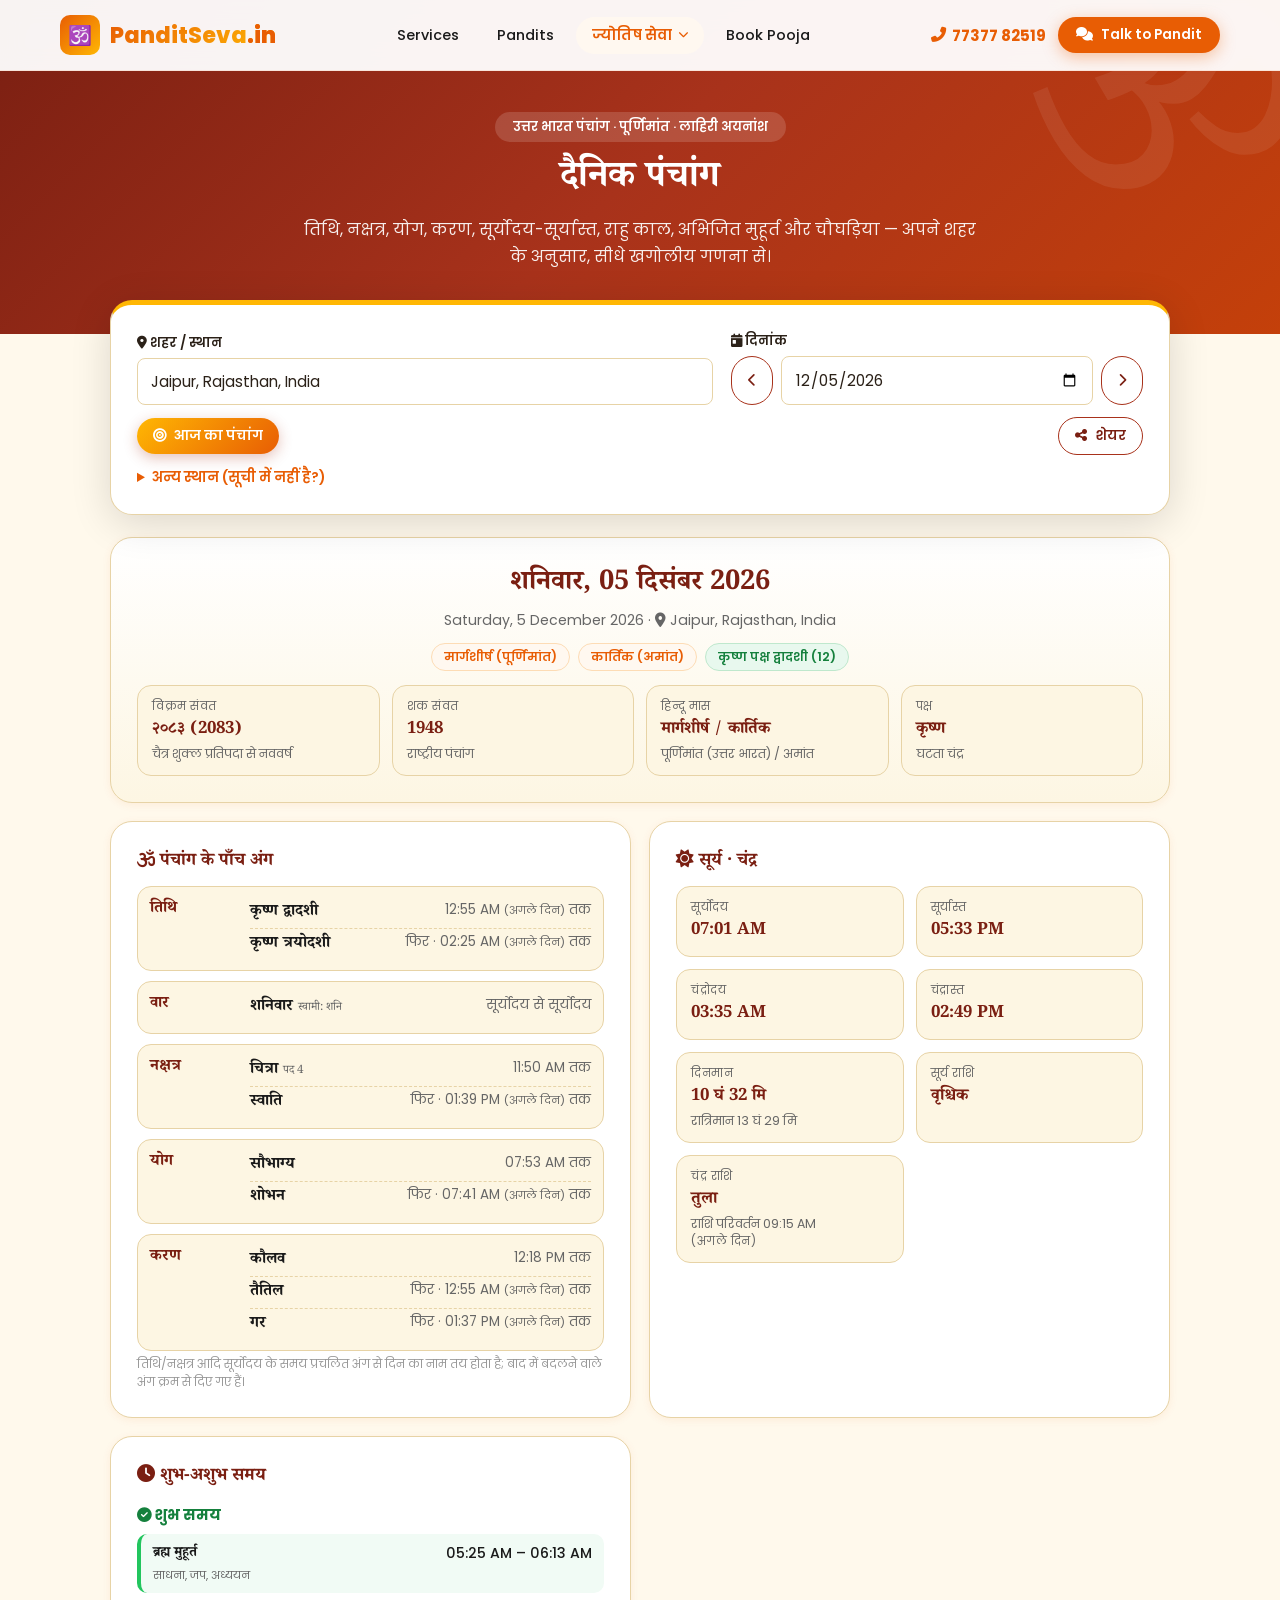
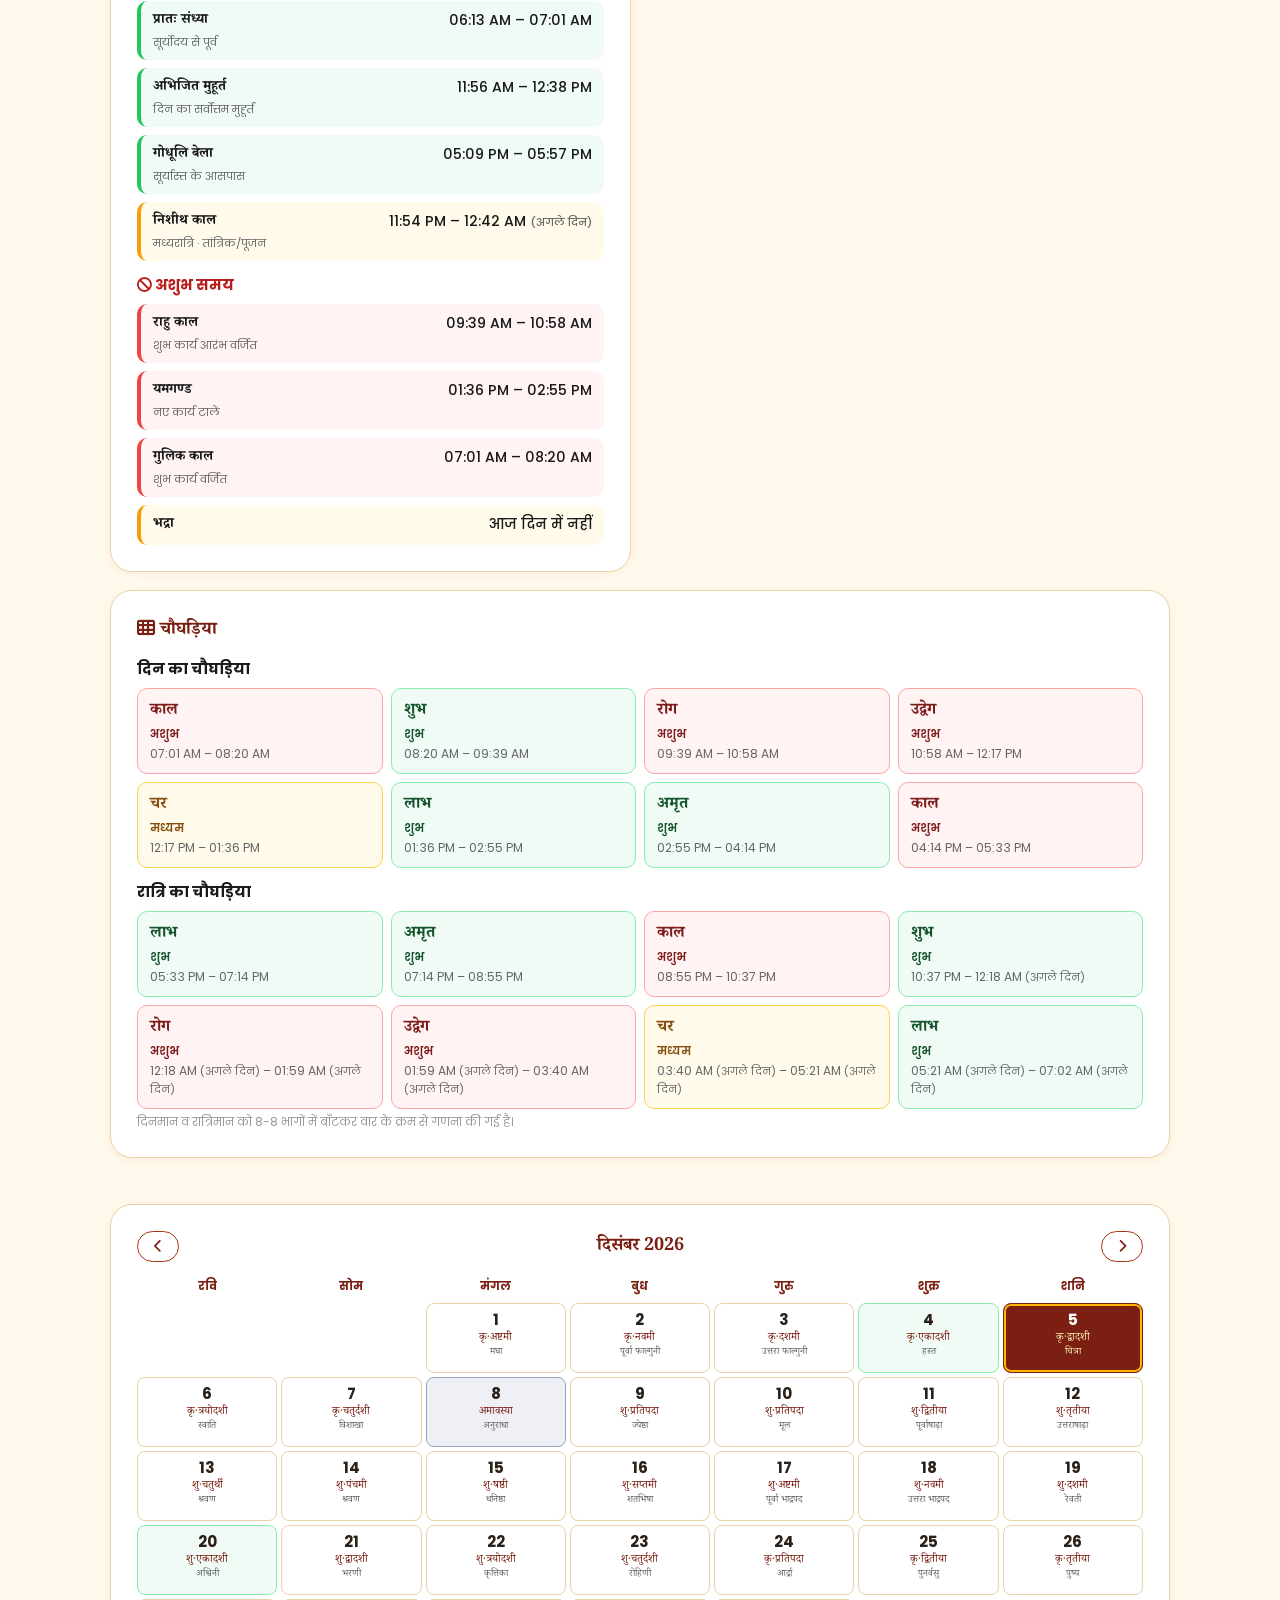
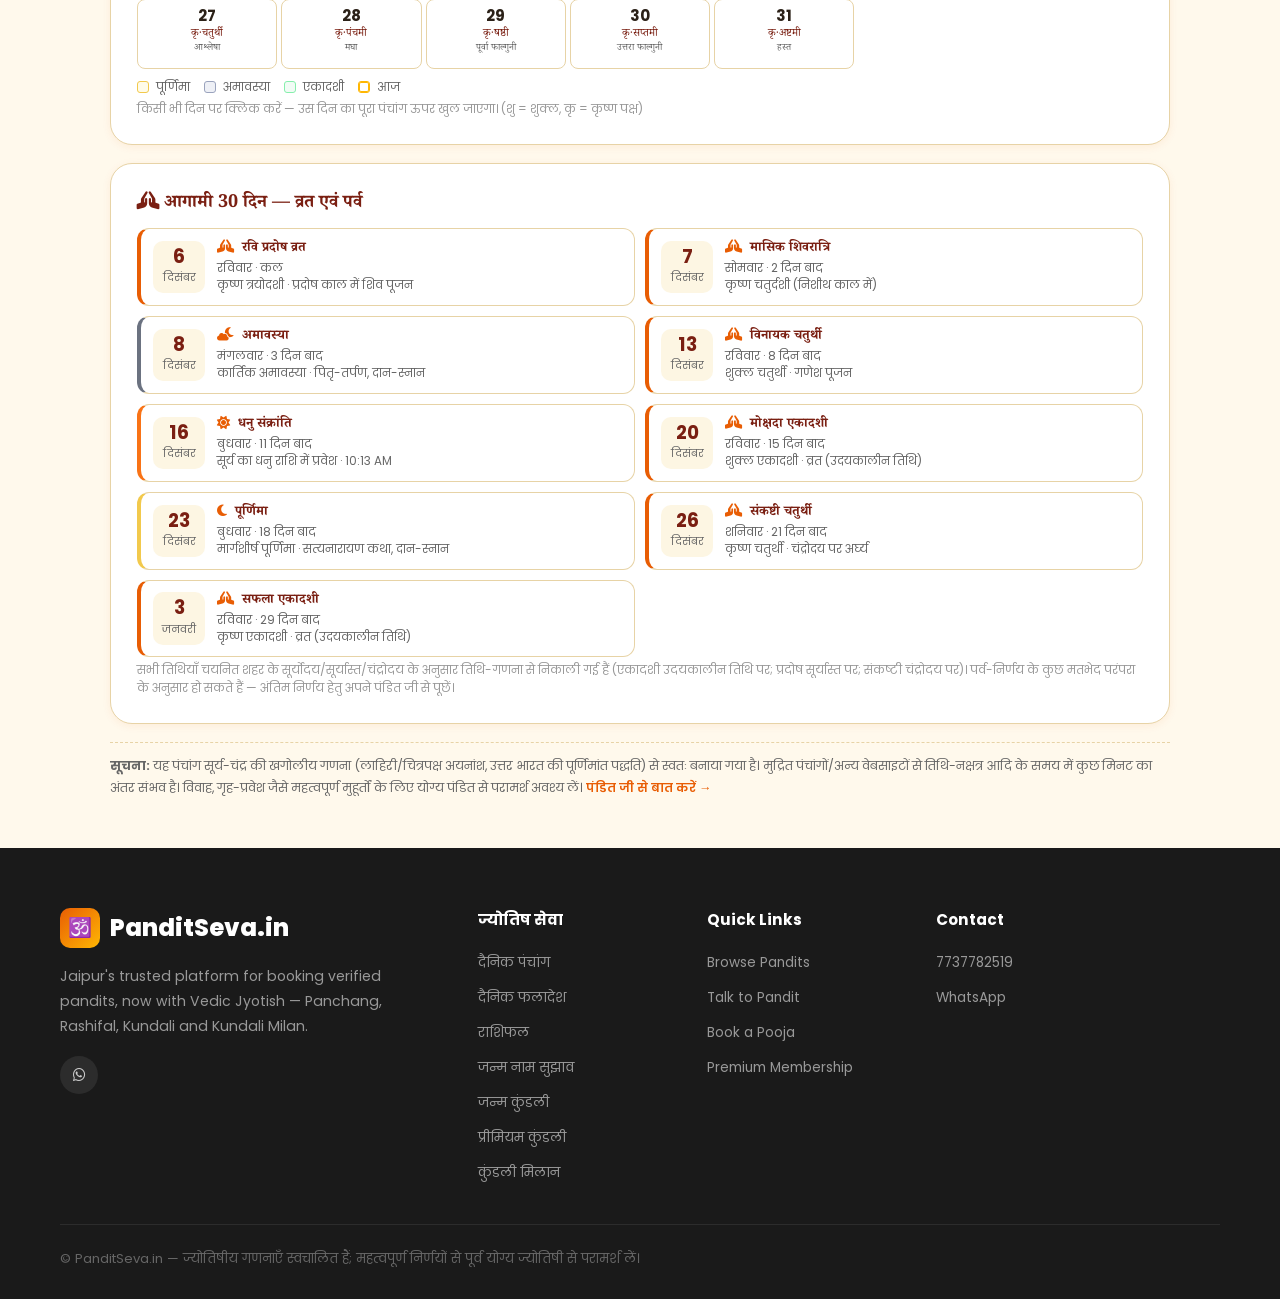
<file: panchang.html>
<!DOCTYPE html>
<html lang="hi">
<head>
  <meta charset="UTF-8">
  <meta name="viewport" content="width=device-width, initial-scale=1.0">
  <title>दैनिक पंचांग — तिथि, नक्षत्र, राहु काल, चौघड़िया | PanditSeva.in</title>
  <meta name="description" content="आज का हिन्दू पंचांग (उत्तर भारत, पूर्णिमांत): तिथि, नक्षत्र, योग, करण, सूर्योदय-सूर्यास्त, राहु काल, अभिजित मुहूर्त, चौघड़िया — अपने शहर के अनुसार, खगोलीय गणना से।">
  <link rel="stylesheet" href="css/style.css">
  <link rel="stylesheet" href="css/jyotish.css">
  <link rel="stylesheet" href="https://cdnjs.cloudflare.com/ajax/libs/font-awesome/6.5.0/css/all.min.css">
  <link rel="preconnect" href="https://fonts.googleapis.com">
  <link rel="preconnect" href="https://fonts.gstatic.com" crossorigin>
  <link href="https://fonts.googleapis.com/css2?family=Noto+Serif+Devanagari:wght@400;600;700&family=Poppins:wght@300;400;500;600;700&display=swap" rel="stylesheet">
  <link rel="icon" href="data:image/svg+xml,<svg xmlns='http://www.w3.org/2000/svg' viewBox='0 0 100 100'><text y='.9em' font-size='90'>🕉️</text></svg>">
  <style>
    .pk-ctrl { display: grid; grid-template-columns: 1.4fr 1fr; gap: 14px 18px; align-items: end; }
    @media (max-width: 700px) { .pk-ctrl { grid-template-columns: 1fr; } }
    .pk-datebar { display: flex; gap: 8px; }
    .pk-datebar .jy-input { flex: 1; min-width: 0; }
    .pk-datebar button { flex: none; }
    .pk-custom { margin-top: 12px; font-size: .88rem; }
    .pk-custom summary { cursor: pointer; color: var(--primary); font-weight: 600; }
    .pk-custom .jy-form { grid-template-columns: repeat(3, 1fr); margin-top: 10px; }
    @media (max-width: 600px) { .pk-custom .jy-form { grid-template-columns: 1fr; } }

    .pk-head { text-align: center; background: linear-gradient(180deg, #fff 0%, var(--cream) 100%); }
    .pk-date-hi { font-family: 'Noto Serif Devanagari', serif; font-size: 1.7rem; font-weight: 700; color: var(--maroon); }
    .pk-date-en { color: var(--text-muted); font-size: .88rem; margin: 4px 0 12px; }
    .pk-hindu { display: flex; gap: 8px; flex-wrap: wrap; justify-content: center; }
    .pk-head .jy-kv { text-align: left; }

    .pk-els { display: grid; gap: 10px; }
    .pk-el { display: grid; grid-template-columns: 90px 1fr; gap: 10px; background: var(--cream); border: 1px solid var(--line); border-radius: var(--radius-md); padding: 10px 12px; }
    @media (max-width: 480px) { .pk-el { grid-template-columns: 1fr; gap: 4px; } }
    .pk-el-h { font-weight: 700; color: var(--maroon); font-family: 'Noto Serif Devanagari', serif; }
    .pk-seg { display: flex; justify-content: space-between; gap: 10px; flex-wrap: wrap; padding: 3px 0; }
    .pk-seg + .pk-seg { border-top: 1px dashed var(--line); }
    .pk-seg b { font-family: 'Noto Serif Devanagari', serif; }
    .pk-seg small { font-weight: 400; color: var(--text-muted); font-size: .72rem; }
    .pk-seg span { color: var(--text-muted); font-size: .84rem; }
    .pk-seg span small { font-size: .7rem; }

    .pk-sub { font-size: .92rem; margin: 14px 0 8px; color: var(--text-dark); font-family: 'Poppins', sans-serif; }
    .pk-sub.good { color: #15803d; } .pk-sub.bad { color: #b91c1c; }
    .pk-slots { display: grid; gap: 8px; }
    .pk-slot { display: flex; flex-wrap: wrap; justify-content: space-between; gap: 2px 10px; padding: 9px 12px; border-radius: 10px; border-left: 4px solid; font-size: .88rem; }
    .pk-slot b { font-family: 'Noto Serif Devanagari', serif; }
    .pk-slot span { font-weight: 500; }
    .pk-slot small { flex-basis: 100%; color: var(--text-muted); font-size: .74rem; }
    .pk-slot small, .pk-slot span small { font-size: .7rem; }
    .pk-slot.good { background: #f1fbf5; border-color: #22c55e; }
    .pk-slot.bad { background: #fff3f3; border-color: #ef4444; }
    .pk-slot.mid { background: #fffaea; border-color: #f59e0b; }

    .pk-notes { list-style: none; display: grid; gap: 8px; }
    .pk-notes li { padding: 10px 12px; border-radius: 10px; font-size: .9rem; line-height: 1.6; }
    .pk-notes li.good { background: #f1fbf5; color: #14532d; } .pk-notes li.bad { background: #fff3f3; color: #7f1d1d; }
    .pk-notes i { margin-right: 6px; }

    .pk-chog { display: grid; grid-template-columns: repeat(4, 1fr); gap: 8px; }
    @media (max-width: 800px) { .pk-chog { grid-template-columns: repeat(2, 1fr); } }
    .pk-ch { position: relative; padding: 10px 12px; border-radius: 10px; border: 1.5px solid; display: flex; flex-direction: column; gap: 2px; font-size: .84rem; }
    .pk-ch b { font-family: 'Noto Serif Devanagari', serif; font-size: 1.02rem; }
    .pk-ch em { font-style: normal; font-size: .72rem; font-weight: 600; }
    .pk-ch span { color: var(--text-muted); font-size: .76rem; }
    .pk-ch.good { background: #f1fbf5; border-color: #86efac; color: #14532d; }
    .pk-ch.mid { background: #fffaea; border-color: #fcd34d; color: #854d0e; }
    .pk-ch.bad { background: #fff3f3; border-color: #fca5a5; color: #7f1d1d; }
    .pk-ch.now { box-shadow: 0 0 0 3px var(--primary); }
    .pk-ch i { position: absolute; top: 8px; right: 8px; background: var(--primary); color: #fff; font-style: normal; font-size: .66rem; padding: 2px 8px; border-radius: 50px; }
    .pk-ch span small { font-size: .68rem; }

    .pk-mhead { display: flex; align-items: center; justify-content: space-between; gap: 10px; margin-bottom: 12px; }
    .pk-mhead h3 { margin: 0; }
    .pk-mgrid { display: grid; grid-template-columns: repeat(7, 1fr); gap: 4px; }
    .pk-mh { text-align: center; font-size: .72rem; font-weight: 700; color: var(--maroon); padding: 4px 0; }
    .pk-mc { min-height: 70px; background: #fff; border: 1px solid var(--line); border-radius: 8px; padding: 4px 3px; display: flex; flex-direction: column; align-items: center; gap: 1px; font-family: 'Noto Serif Devanagari', serif; color: var(--ink); transition: var(--transition); overflow: hidden; }
    .pk-mc.empty { background: transparent; border: none; cursor: default; }
    .pk-mc:not(.empty):hover { border-color: var(--primary); transform: translateY(-1px); }
    .pk-mc b { font-size: .95rem; font-family: 'Poppins', sans-serif; }
    .pk-mc .t { font-size: .68rem; color: var(--maroon); line-height: 1.2; text-align: center; }
    .pk-mc .n { font-size: .6rem; color: var(--text-muted); line-height: 1.2; text-align: center; }
    .pk-mc.pn { background: #fffbe8; border-color: #f2c94c; }
    .pk-mc.am { background: #eef0f6; border-color: #9aa3bd; }
    .pk-mc.ek { background: #f1fbf5; border-color: #86efac; }
    .pk-mc.today { box-shadow: inset 0 0 0 2px var(--gold); }
    .pk-mc.sel { background: var(--maroon); border-color: var(--maroon); color: #fff; }
    .pk-mc.sel .t, .pk-mc.sel .n { color: #fde7b0; }
    @media (max-width: 560px) { .pk-mc { min-height: 54px; } .pk-mc .n { display: none; } .pk-mc .t { font-size: .6rem; } }
    .pk-legend { display: flex; gap: 14px; flex-wrap: wrap; font-size: .74rem; color: var(--text-muted); margin-top: 10px; }
    .pk-legend i { display: inline-block; width: 12px; height: 12px; border-radius: 3px; vertical-align: -2px; margin-right: 4px; border: 1px solid; }
    .pk-legend .pn { background: #fffbe8; border-color: #f2c94c; } .pk-legend .am { background: #eef0f6; border-color: #9aa3bd; }
    .pk-legend .ek { background: #f1fbf5; border-color: #86efac; } .pk-legend .today { background: #fff; border-color: var(--gold); box-shadow: inset 0 0 0 1px var(--gold); }

    .pk-ev { display: grid; gap: 10px; grid-template-columns: repeat(2, 1fr); }
    @media (max-width: 700px) { .pk-ev { grid-template-columns: 1fr; } }
    .pk-evi { display: flex; gap: 12px; text-align: left; background: #fff; border: 1px solid var(--line); border-left: 4px solid var(--primary); border-radius: 12px; padding: 10px 12px; align-items: center; transition: var(--transition); font-family: inherit; color: inherit; }
    .pk-evi:hover { box-shadow: var(--shadow-md); }
    .pk-evi.purnima { border-left-color: #f2c94c; } .pk-evi.amavasya { border-left-color: #6b7280; }
    .pk-evi.sankranti { border-left-color: #f97316; } .pk-evi.festival { border-left-color: var(--maroon); background: #fff9ec; }
    .pk-evi .dd { flex: none; width: 52px; text-align: center; background: var(--cream); border-radius: 10px; padding: 6px 0; }
    .pk-evi .dd b { display: block; font-size: 1.15rem; color: var(--maroon); line-height: 1.1; }
    .pk-evi .dd span { font-size: .68rem; color: var(--text-muted); }
    .pk-evi .tx b { font-family: 'Noto Serif Devanagari', serif; color: var(--maroon); display: block; }
    .pk-evi .tx b i { color: var(--primary); margin-right: 4px; }
    .pk-evi .tx span { font-size: .75rem; color: var(--text-muted); display: block; }
    .pk-evi .tx small { font-size: .74rem; color: var(--text-muted); display: block; line-height: 1.5; }
    .pk-evi .tx small small { font-size: .68rem; }
  </style>
</head>
<body class="jy" data-jy-active="panchang.html">

<div id="jy-header"></div>

<section class="jy-hero">
  <div class="jy-wrap">
    <span class="eyebrow">उत्तर भारत पंचांग · पूर्णिमांत · लाहिरी अयनांश</span>
    <h1>दैनिक पंचांग</h1>
    <p>तिथि, नक्षत्र, योग, करण, सूर्योदय-सूर्यास्त, राहु काल, अभिजित मुहूर्त और चौघड़िया — अपने शहर के अनुसार, सीधे खगोलीय गणना से।</p>
  </div>
</section>

<main class="jy-wrap">
  <!-- controls -->
  <div class="jy-card pull">
    <div class="pk-ctrl">
      <div class="jy-field">
        <label for="pCity"><i class="fas fa-location-dot"></i> शहर / स्थान</label>
        <input class="jy-input" id="pCity" list="pCityList" placeholder="शहर चुनें या टाइप करें" autocomplete="off">
        <datalist id="pCityList"></datalist>
      </div>
      <div class="jy-field">
        <label for="pDate"><i class="fas fa-calendar-day"></i> दिनांक</label>
        <div class="pk-datebar">
          <button type="button" class="jy-btn ghost sm" id="pPrev" aria-label="पिछला दिन"><i class="fas fa-chevron-left"></i></button>
          <input type="date" class="jy-input" id="pDate">
          <button type="button" class="jy-btn ghost sm" id="pNext" aria-label="अगला दिन"><i class="fas fa-chevron-right"></i></button>
        </div>
      </div>
    </div>
    <div class="jy-row" style="margin-top:12px;justify-content:space-between">
      <button type="button" class="jy-btn gold sm" id="pToday"><i class="fas fa-bullseye"></i> आज का पंचांग</button>
      <button type="button" class="jy-btn ghost sm" id="pShare"><i class="fas fa-share-nodes"></i> शेयर</button>
    </div>
    <details class="pk-custom" id="pCustom">
      <summary>अन्य स्थान (सूची में नहीं है?)</summary>
      <div class="jy-form">
        <div class="jy-field"><label for="pLat">अक्षांश (Latitude)</label><input class="jy-input" id="pLat" type="number" step="any" placeholder="26.9124"></div>
        <div class="jy-field"><label for="pLon">देशांतर पूर्व (Longitude)</label><input class="jy-input" id="pLon" type="number" step="any" placeholder="75.7873"></div>
        <div class="jy-field"><label for="pTz">टाइम-ज़ोन</label><input class="jy-input" id="pTz" placeholder="Asia/Kolkata या 5.5"><div class="jy-hint">IANA नाम देने पर DST अपने-आप जुड़ता है।</div></div>
      </div>
      <div class="jy-hint" style="margin-top:6px">कस्टम स्थान के लिए शहर वाला खाना खाली रखें (या कोई नाम लिखें जो सूची में न हो), फिर तीनों मान भरें।</div>
    </details>
  </div>

  <!-- day output -->
  <div id="pOut" class="jy-sec" style="padding-top:22px"><div class="jy-note info">पंचांग की गणना हो रही है…</div></div>

  <!-- month -->
  <div class="jy-card" style="margin-top:6px">
    <div class="pk-mhead">
      <button type="button" class="jy-btn ghost sm" id="pMPrev" aria-label="पिछला माह"><i class="fas fa-chevron-left"></i></button>
      <h3 id="pMonthTitle">—</h3>
      <button type="button" class="jy-btn ghost sm" id="pMNext" aria-label="अगला माह"><i class="fas fa-chevron-right"></i></button>
    </div>
    <div id="pMonth" class="jy-scroll"></div>
    <p class="jy-hint">किसी भी दिन पर क्लिक करें — उस दिन का पूरा पंचांग ऊपर खुल जाएगा। (शु = शुक्ल, कृ = कृष्ण पक्ष)</p>
  </div>

  <!-- upcoming -->
  <div class="jy-card" style="margin-top:18px">
    <h3><i class="fas fa-hands-praying"></i> आगामी 30 दिन — व्रत एवं पर्व</h3>
    <div id="pUpcoming"></div>
    <p class="jy-hint">सभी तिथियाँ चयनित शहर के सूर्योदय/सूर्यास्त/चंद्रोदय के अनुसार तिथि-गणना से निकाली गई हैं (एकादशी उदयकालीन तिथि पर; प्रदोष सूर्यास्त पर; संकष्टी चंद्रोदय पर)। पर्व-निर्णय के कुछ मतभेद परंपरा के अनुसार हो सकते हैं — अंतिम निर्णय हेतु अपने पंडित जी से पूछें।</p>
  </div>

  <div class="jy-disclaimer" style="margin-bottom:50px">
    <b>सूचना:</b> यह पंचांग सूर्य-चंद्र की खगोलीय गणना (लाहिरी/चित्रपक्ष अयनांश, उत्तर भारत की पूर्णिमांत पद्धति) से स्वतः बनाया गया है। मुद्रित पंचांगों/अन्य वेबसाइटों से तिथि-नक्षत्र आदि के समय में कुछ मिनट का अंतर संभव है। विवाह, गृह-प्रवेश जैसे महत्वपूर्ण मुहूर्तों के लिए योग्य पंडित से परामर्श अवश्य लें।
    <a href="booking.html" style="color:var(--primary);font-weight:600"> पंडित जी से बात करें →</a>
  </div>
</main>

<div id="jy-footer"></div>

<script src="js/astro.js"></script>
<script src="js/panchang-engine.js"></script>
<script src="js/jy-common.js"></script>
<script src="js/panchang-ui.js"></script>
</body>
</html>
</file>
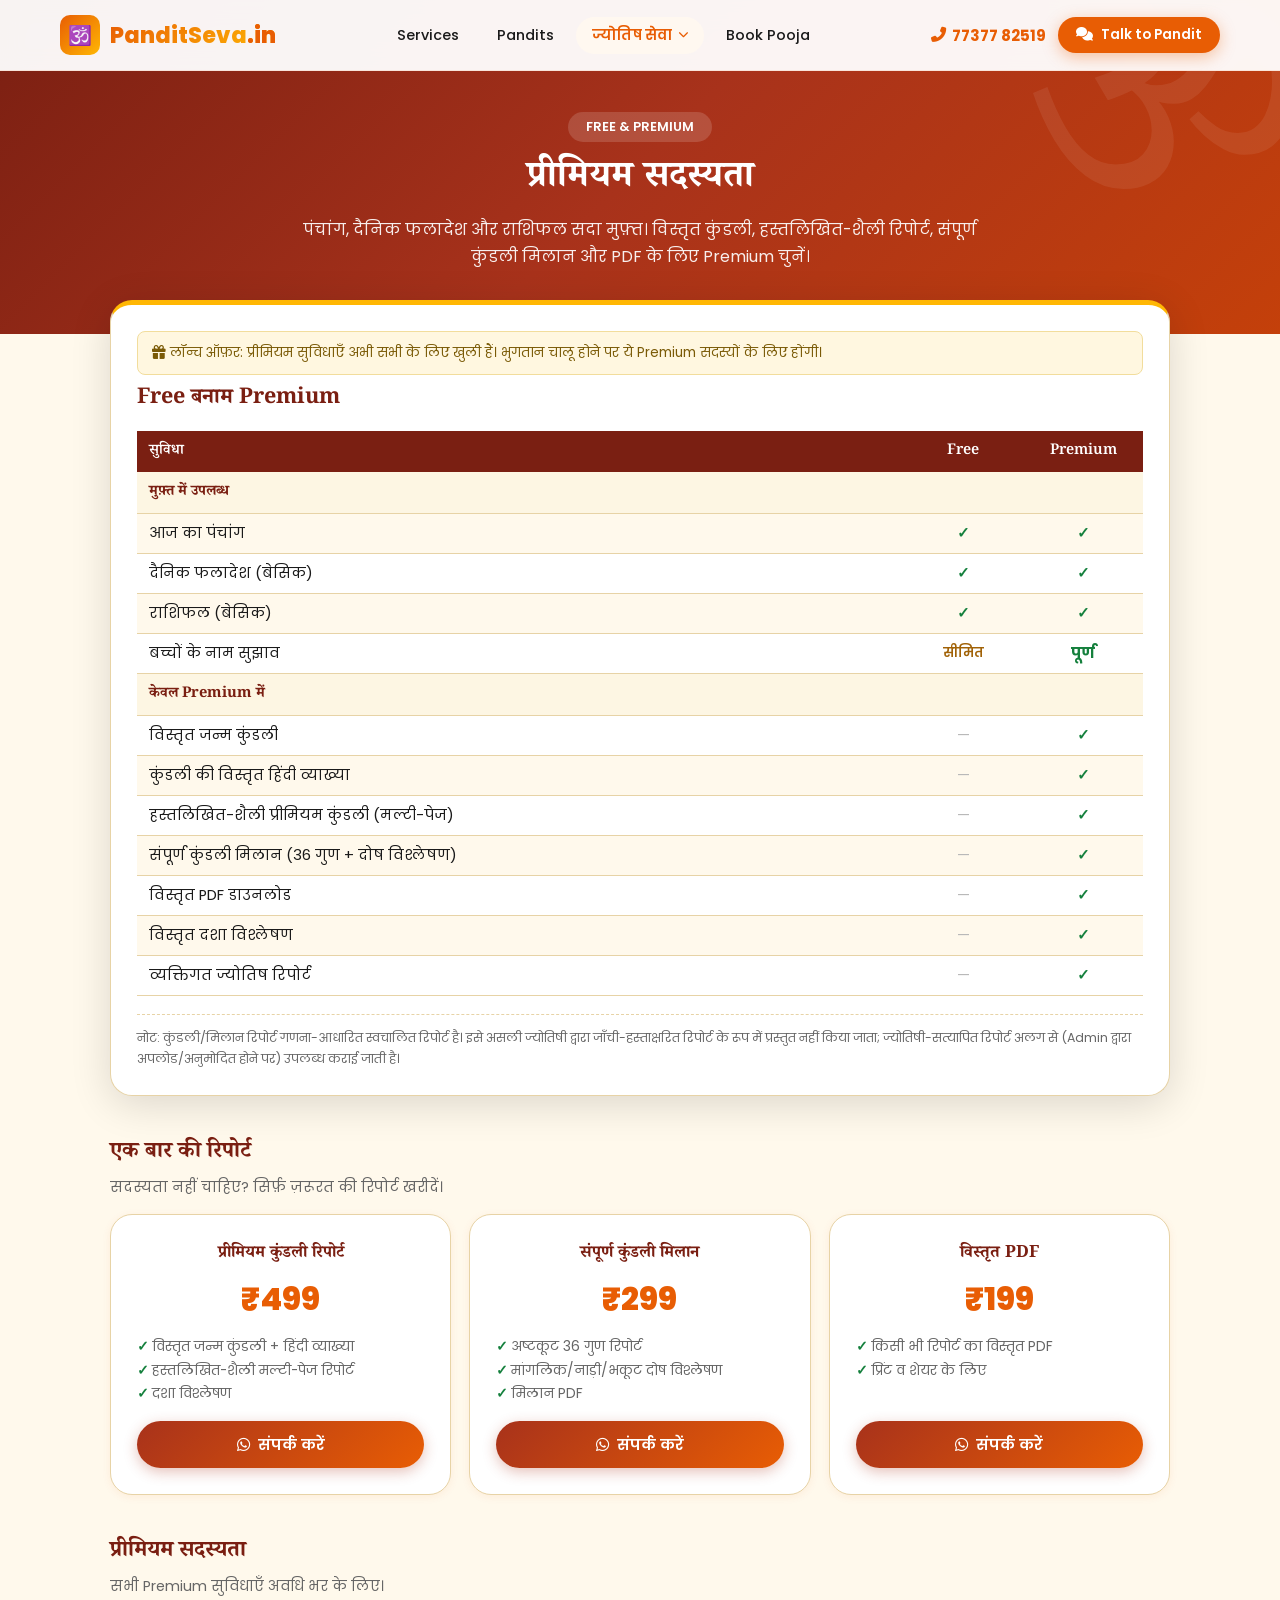
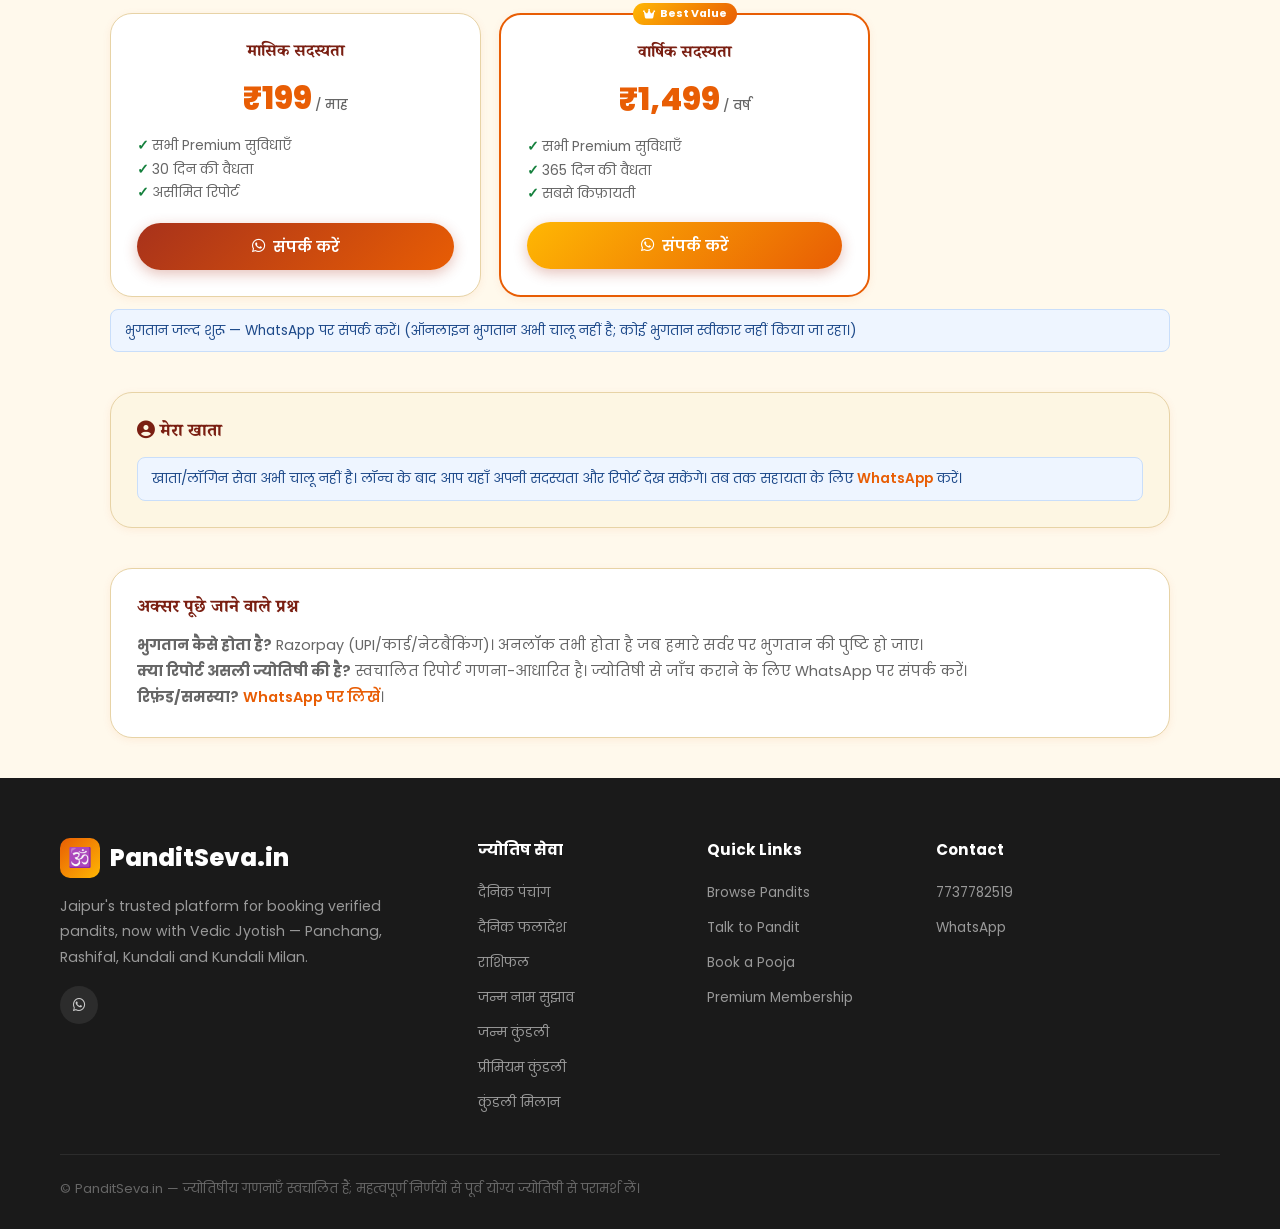
<file: premium.html>
<!DOCTYPE html>
<html lang="hi">
<head>
  <meta charset="UTF-8">
  <meta name="viewport" content="width=device-width, initial-scale=1.0">
  <title>प्रीमियम सदस्यता — PanditSeva.in | Free vs Premium ज्योतिष सेवा</title>
  <meta name="description" content="PanditSeva प्रीमियम: विस्तृत जन्म कुंडली, हस्तलिखित-शैली रिपोर्ट, संपूर्ण कुंडली मिलान, दशा विश्लेषण एवं विस्तृत PDF। मुफ़्त में पंचांग, फलादेश और राशिफल।">
  <link rel="stylesheet" href="css/style.css">
  <link rel="stylesheet" href="css/jyotish.css">
  <link rel="stylesheet" href="https://cdnjs.cloudflare.com/ajax/libs/font-awesome/6.5.0/css/all.min.css">
  <link rel="preconnect" href="https://fonts.googleapis.com">
  <link rel="preconnect" href="https://fonts.gstatic.com" crossorigin>
  <link href="https://fonts.googleapis.com/css2?family=Noto+Serif+Devanagari:wght@400;600;700&display=swap" rel="stylesheet">
  <link rel="icon" href="data:image/svg+xml,<svg xmlns='http://www.w3.org/2000/svg' viewBox='0 0 100 100'><text y='.9em' font-size='90'>🕉️</text></svg>">
  <style>
    .cmp td.c, .cmp th.c { text-align: center; width: 120px; }
    .cmp .yes { color: #15803d; font-weight: 700; }
    .cmp .no { color: #b9b9b9; }
    .cmp .lim { color: #a16207; font-size: .82rem; font-weight: 600; }
    .cmp tr.sect td { background: var(--cream); font-weight: 700; color: var(--maroon); font-family: 'Noto Serif Devanagari', serif; }
    .plan { position: relative; text-align: center; display: flex; flex-direction: column; gap: 8px; }
    .plan .nm { font-family: 'Noto Serif Devanagari', serif; font-weight: 700; color: var(--maroon); font-size: 1.05rem; }
    .plan .pr { font-size: 2rem; font-weight: 800; color: var(--primary); }
    .plan .pr small { font-size: .8rem; color: var(--text-muted); font-weight: 500; }
    .plan ul { text-align: left; font-size: .86rem; color: var(--text-muted); line-height: 1.7; margin: 4px 0 8px; }
    .plan ul li::before { content: '✓ '; color: #15803d; font-weight: 700; }
    .plan .jy-btn { margin-top: auto; }
    .plan.best { border: 2px solid var(--primary); }
    .plan .ribbon { position: absolute; top: -12px; left: 50%; transform: translateX(-50%); }
    .acct-state { display: flex; gap: 12px; flex-wrap: wrap; align-items: center; }
    #payMsg { margin-top: 12px; }
    .jy-badge-live { display:inline-block; width:9px; height:9px; border-radius:50%; background:#22c55e; margin-right:6px; }
  </style>
</head>
<body class="jy" data-jy-active="premium.html">
<div id="jy-header"></div>

<section class="jy-hero">
  <div class="jy-wrap">
    <span class="eyebrow">FREE &amp; PREMIUM</span>
    <h1>प्रीमियम सदस्यता</h1>
    <p>पंचांग, दैनिक फलादेश और राशिफल सदा मुफ़्त। विस्तृत कुंडली, हस्तलिखित-शैली रिपोर्ट, संपूर्ण कुंडली मिलान और PDF के लिए Premium चुनें।</p>
  </div>
</section>

<div class="jy-wrap">
  <div class="jy-card pull">
    <div id="launchBanner"></div>
    <h2 class="hi" style="font-size:1.35rem;margin:8px 0 14px;">Free बनाम Premium</h2>
    <div class="jy-scroll">
      <table class="jy-table cmp">
        <thead><tr><th>सुविधा</th><th class="c">Free</th><th class="c">Premium</th></tr></thead>
        <tbody>
          <tr class="sect"><td colspan="3">मुफ़्त में उपलब्ध</td></tr>
          <tr><td>आज का पंचांग</td><td class="c yes">✓</td><td class="c yes">✓</td></tr>
          <tr><td>दैनिक फलादेश (बेसिक)</td><td class="c yes">✓</td><td class="c yes">✓</td></tr>
          <tr><td>राशिफल (बेसिक)</td><td class="c yes">✓</td><td class="c yes">✓</td></tr>
          <tr><td>बच्चों के नाम सुझाव</td><td class="c lim">सीमित</td><td class="c yes">पूर्ण</td></tr>
          <tr class="sect"><td colspan="3">केवल Premium में</td></tr>
          <tr><td>विस्तृत जन्म कुंडली</td><td class="c no">—</td><td class="c yes">✓</td></tr>
          <tr><td>कुंडली की विस्तृत हिंदी व्याख्या</td><td class="c no">—</td><td class="c yes">✓</td></tr>
          <tr><td>हस्तलिखित-शैली प्रीमियम कुंडली (मल्टी-पेज)</td><td class="c no">—</td><td class="c yes">✓</td></tr>
          <tr><td>संपूर्ण कुंडली मिलान (36 गुण + दोष विश्लेषण)</td><td class="c no">—</td><td class="c yes">✓</td></tr>
          <tr><td>विस्तृत PDF डाउनलोड</td><td class="c no">—</td><td class="c yes">✓</td></tr>
          <tr><td>विस्तृत दशा विश्लेषण</td><td class="c no">—</td><td class="c yes">✓</td></tr>
          <tr><td>व्यक्तिगत ज्योतिष रिपोर्ट</td><td class="c no">—</td><td class="c yes">✓</td></tr>
        </tbody>
      </table>
    </div>
    <p class="jy-disclaimer">नोट: कुंडली/मिलान रिपोर्ट गणना-आधारित स्वचालित रिपोर्ट है। इसे असली ज्योतिषी द्वारा जाँची-हस्ताक्षरित रिपोर्ट के रूप में प्रस्तुत नहीं किया जाता; ज्योतिषी-सत्यापित रिपोर्ट अलग से (Admin द्वारा अपलोड/अनुमोदित होने पर) उपलब्ध कराई जाती है।</p>
  </div>

  <section class="jy-sec">
    <h2 class="hi" style="color:var(--maroon);font-size:1.4rem;margin-bottom:6px;">एक बार की रिपोर्ट</h2>
    <p style="color:var(--text-muted);font-size:.9rem;margin-bottom:16px;">सदस्यता नहीं चाहिए? सिर्फ़ ज़रूरत की रिपोर्ट खरीदें।</p>
    <div class="jy-grid jy-g3" id="onceGrid"></div>
  </section>

  <section class="jy-sec" style="padding-top:0">
    <h2 class="hi" style="color:var(--maroon);font-size:1.4rem;margin-bottom:6px;">प्रीमियम सदस्यता</h2>
    <p style="color:var(--text-muted);font-size:.9rem;margin-bottom:16px;">सभी Premium सुविधाएँ अवधि भर के लिए।</p>
    <div class="jy-grid jy-g2" id="memGrid" style="max-width:760px"></div>
    <div id="payMsg"></div>
  </section>

  <section class="jy-sec" style="padding-top:0">
    <div class="jy-card cream" id="accountCard">
      <h3 class="hi"><i class="fas fa-user-circle"></i> मेरा खाता</h3>
      <div id="acctBody"><p style="color:var(--text-muted)">लोड हो रहा है…</p></div>
    </div>
  </section>

  <section class="jy-sec" style="padding-top:0">
    <div class="jy-card">
      <h3 class="hi">अक्सर पूछे जाने वाले प्रश्न</h3>
      <p style="font-size:.9rem;line-height:1.8;color:var(--text-muted)"><b>भुगतान कैसे होता है?</b> Razorpay (UPI/कार्ड/नेटबैंकिंग)। अनलॉक तभी होता है जब हमारे सर्वर पर भुगतान की पुष्टि हो जाए।<br>
      <b>क्या रिपोर्ट असली ज्योतिषी की है?</b> स्वचालित रिपोर्ट गणना-आधारित है। ज्योतिषी से जाँच कराने के लिए WhatsApp पर संपर्क करें।<br>
      <b>रिफ़ंड/समस्या?</b> <a href="#" id="faqWa" style="color:var(--primary);font-weight:600">WhatsApp पर लिखें</a>।</p>
    </div>
  </section>
</div>

<div id="jy-footer"></div>
<script src="js/jy-common.js"></script>
<script src="js/payments.js"></script>
<script src="js/premium.js"></script>
</body>
</html>
</file>
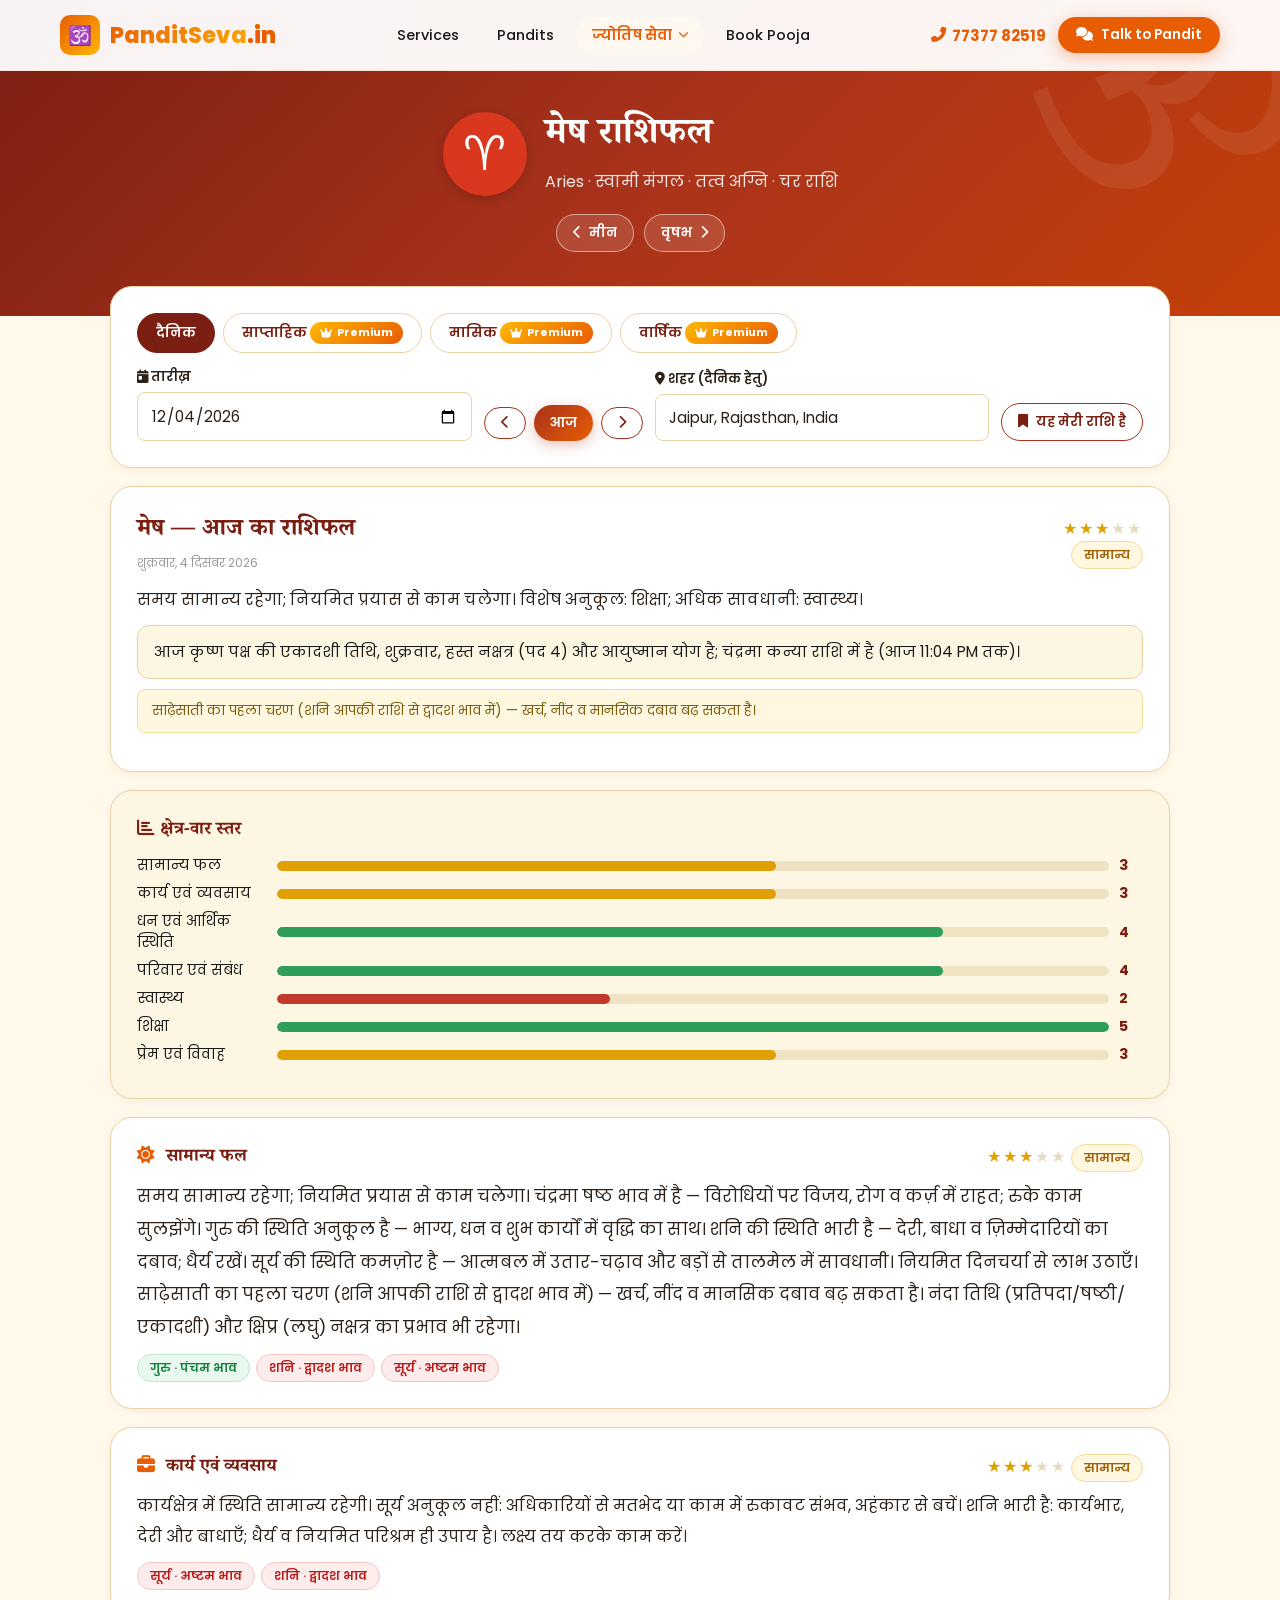
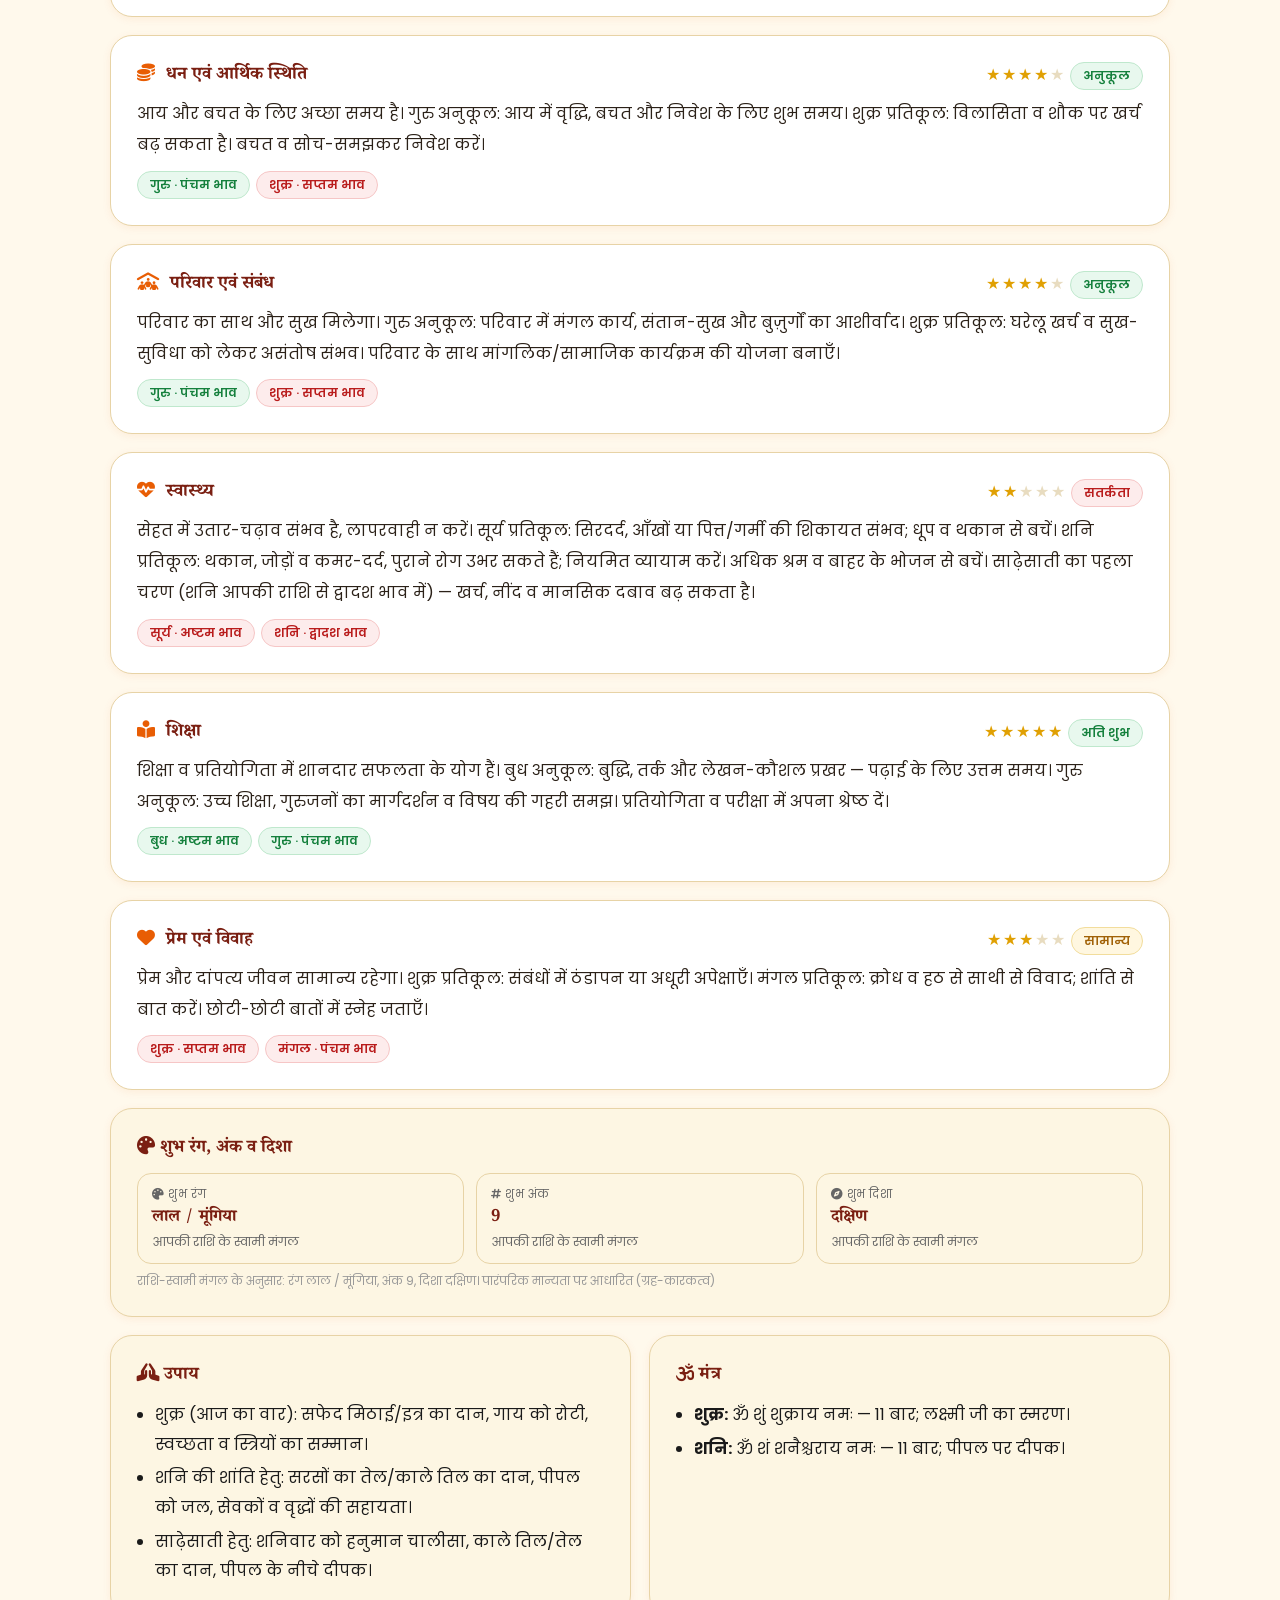
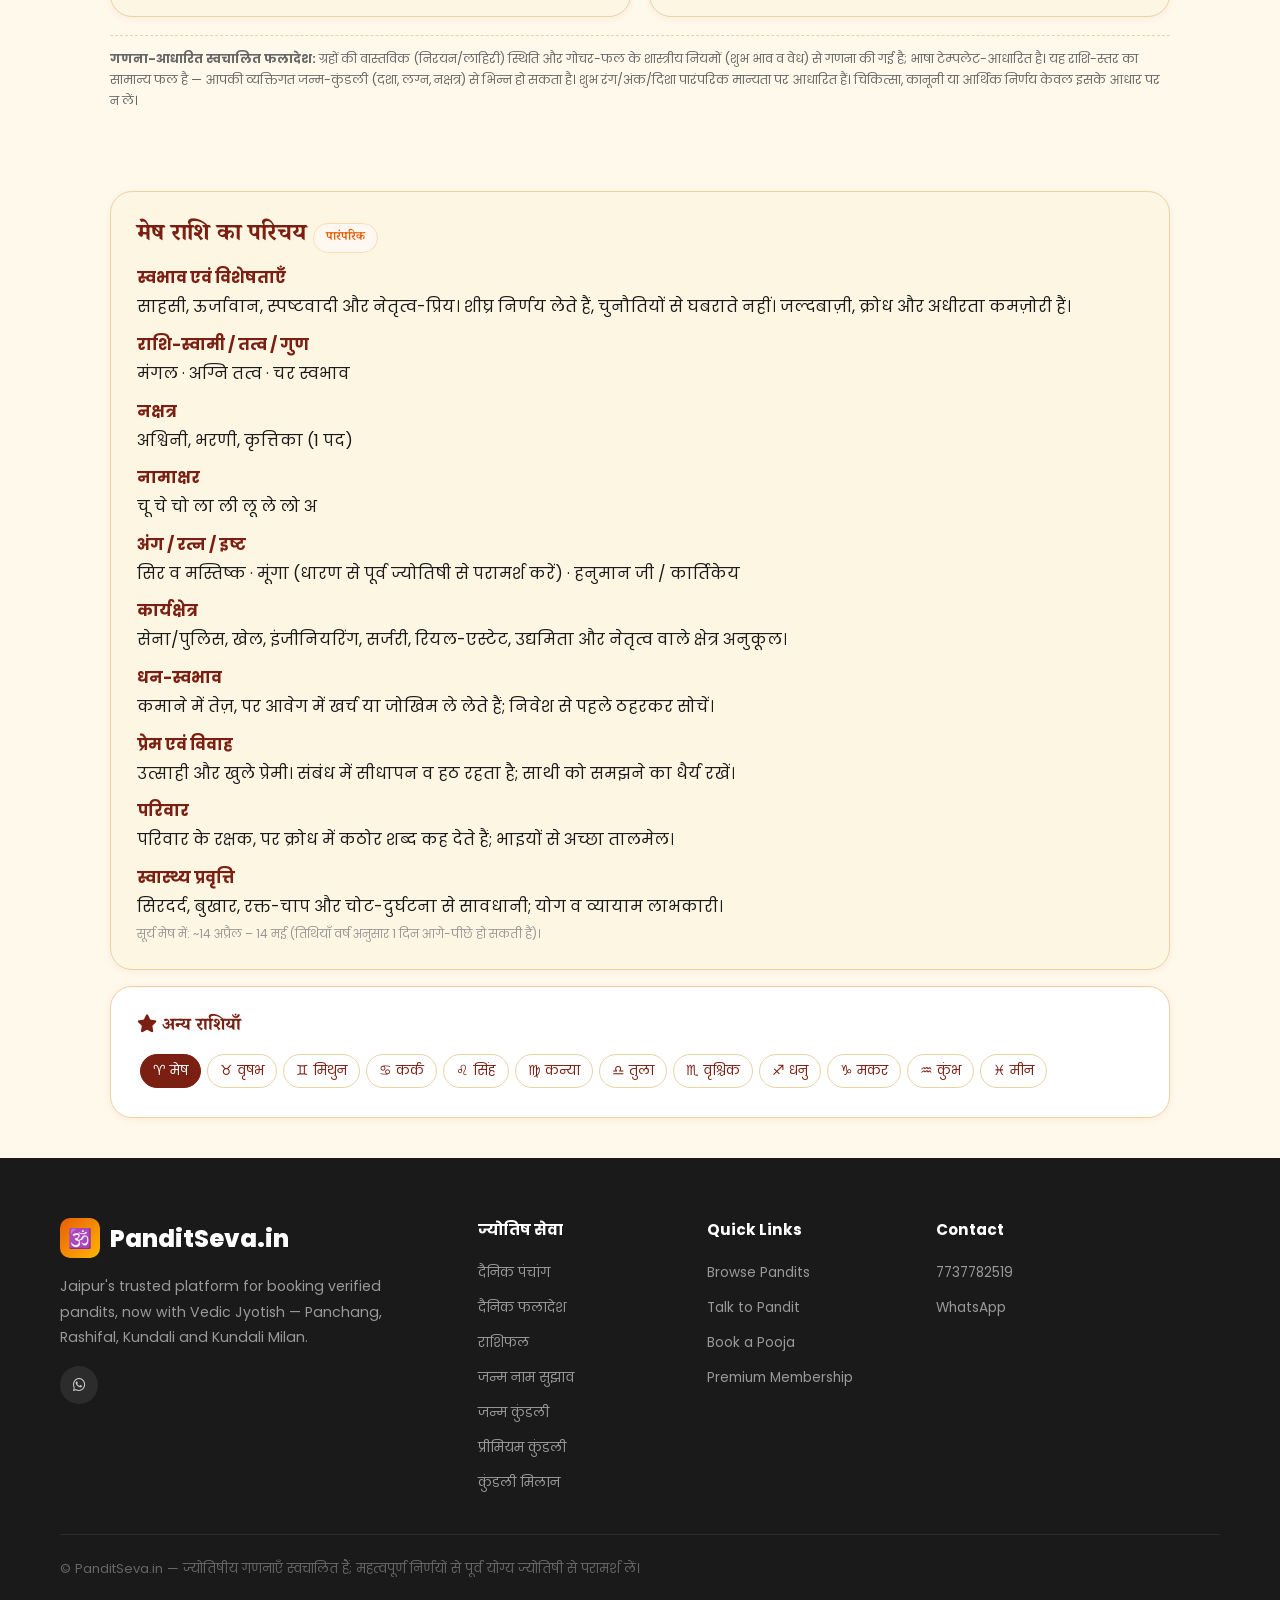
<file: rashi.html>
<!DOCTYPE html>
<html lang="hi">
<head>
  <meta charset="UTF-8">
  <meta name="viewport" content="width=device-width, initial-scale=1.0">
  <title>राशि विस्तृत राशिफल | PanditSeva.in</title>
  <meta name="description" content="राशि का गोचर-आधारित विस्तृत राशिफल।">
  <link rel="stylesheet" href="css/style.css">
  <link rel="stylesheet" href="css/jyotish.css">
  <link rel="stylesheet" href="https://cdnjs.cloudflare.com/ajax/libs/font-awesome/6.5.0/css/all.min.css">
  <link rel="preconnect" href="https://fonts.googleapis.com">
  <link rel="preconnect" href="https://fonts.gstatic.com" crossorigin>
  <link href="https://fonts.googleapis.com/css2?family=Noto+Serif+Devanagari:wght@400;600;700&family=Noto+Sans+Devanagari:wght@400;500;600&display=swap" rel="stylesheet">
  <link rel="icon" href="data:image/svg+xml,<svg xmlns='http://www.w3.org/2000/svg' viewBox='0 0 100 100'><text y='.9em' font-size='90'>🕉️</text></svg>">
</head>
<body class="jy" data-jy-active="rashifal.html" data-jy-page="rashi">
<div id="jy-header"></div>

<section class="jy-hero"><div class="jy-wrap" id="rsHero"></div>
  <div class="jy-wrap" style="margin-top:18px"><div class="rf-prevnext" style="display:flex;justify-content:center;gap:10px"><a class="jy-btn ghost sm" id="rsPrevR" style="background:rgba(255,255,255,.12);color:#fff;border-color:rgba(255,255,255,.5)" href="#"></a><a class="jy-btn ghost sm" id="rsNextR" style="background:rgba(255,255,255,.12);color:#fff;border-color:rgba(255,255,255,.5)" href="#"></a></div></div>
</section>

<div class="jy-wrap">
  <div class="jy-card" style="margin-top:-30px;position:relative;z-index:4">
    <div class="jy-tabs rf-tabs" id="rsTabs"></div>
    <div class="rf-ctl">
      <div class="jy-field"><label for="rsDate"><i class="fas fa-calendar-day"></i> तारीख़</label><input class="jy-input" type="date" id="rsDate"></div>
      <div class="jy-field" style="flex:0 0 auto"><label>&nbsp;</label><div class="rf-nav"><button type="button" class="jy-btn ghost sm" id="rsPrev"><i class="fas fa-chevron-left"></i></button><button type="button" class="jy-btn sm" id="rsToday">आज</button><button type="button" class="jy-btn ghost sm" id="rsNext"><i class="fas fa-chevron-right"></i></button></div></div>
      <div class="jy-field"><label for="rsCity"><i class="fas fa-location-dot"></i> शहर (दैनिक हेतु)</label><input class="jy-input" id="rsCity" list="rsCityList" autocomplete="off"><datalist id="rsCityList"></datalist></div>
      <div class="jy-field" style="flex:0 0 auto"><label>&nbsp;</label><button type="button" class="jy-btn ghost sm" id="rsMine"><i class="fas fa-bookmark"></i> यह मेरी राशि है</button></div>
    </div>
  </div>
  <div id="rsOut"></div>
  <div class="jy-sec">
    <div class="jy-card cream" id="rsProfile"></div>
    <div class="jy-card" style="margin-top:16px"><h3><i class="fas fa-star"></i> अन्य राशियाँ</h3><div id="rsOthers"></div></div>
  </div>
</div>

<div id="jy-footer"></div>
<script src="js/astro.js"></script>
<script src="js/panchang-engine.js"></script>
<script src="js/jy-common.js"></script>
<script src="js/gochar.js"></script>
<script src="js/rashifal-ui.js"></script>
</body>
</html>
</file>
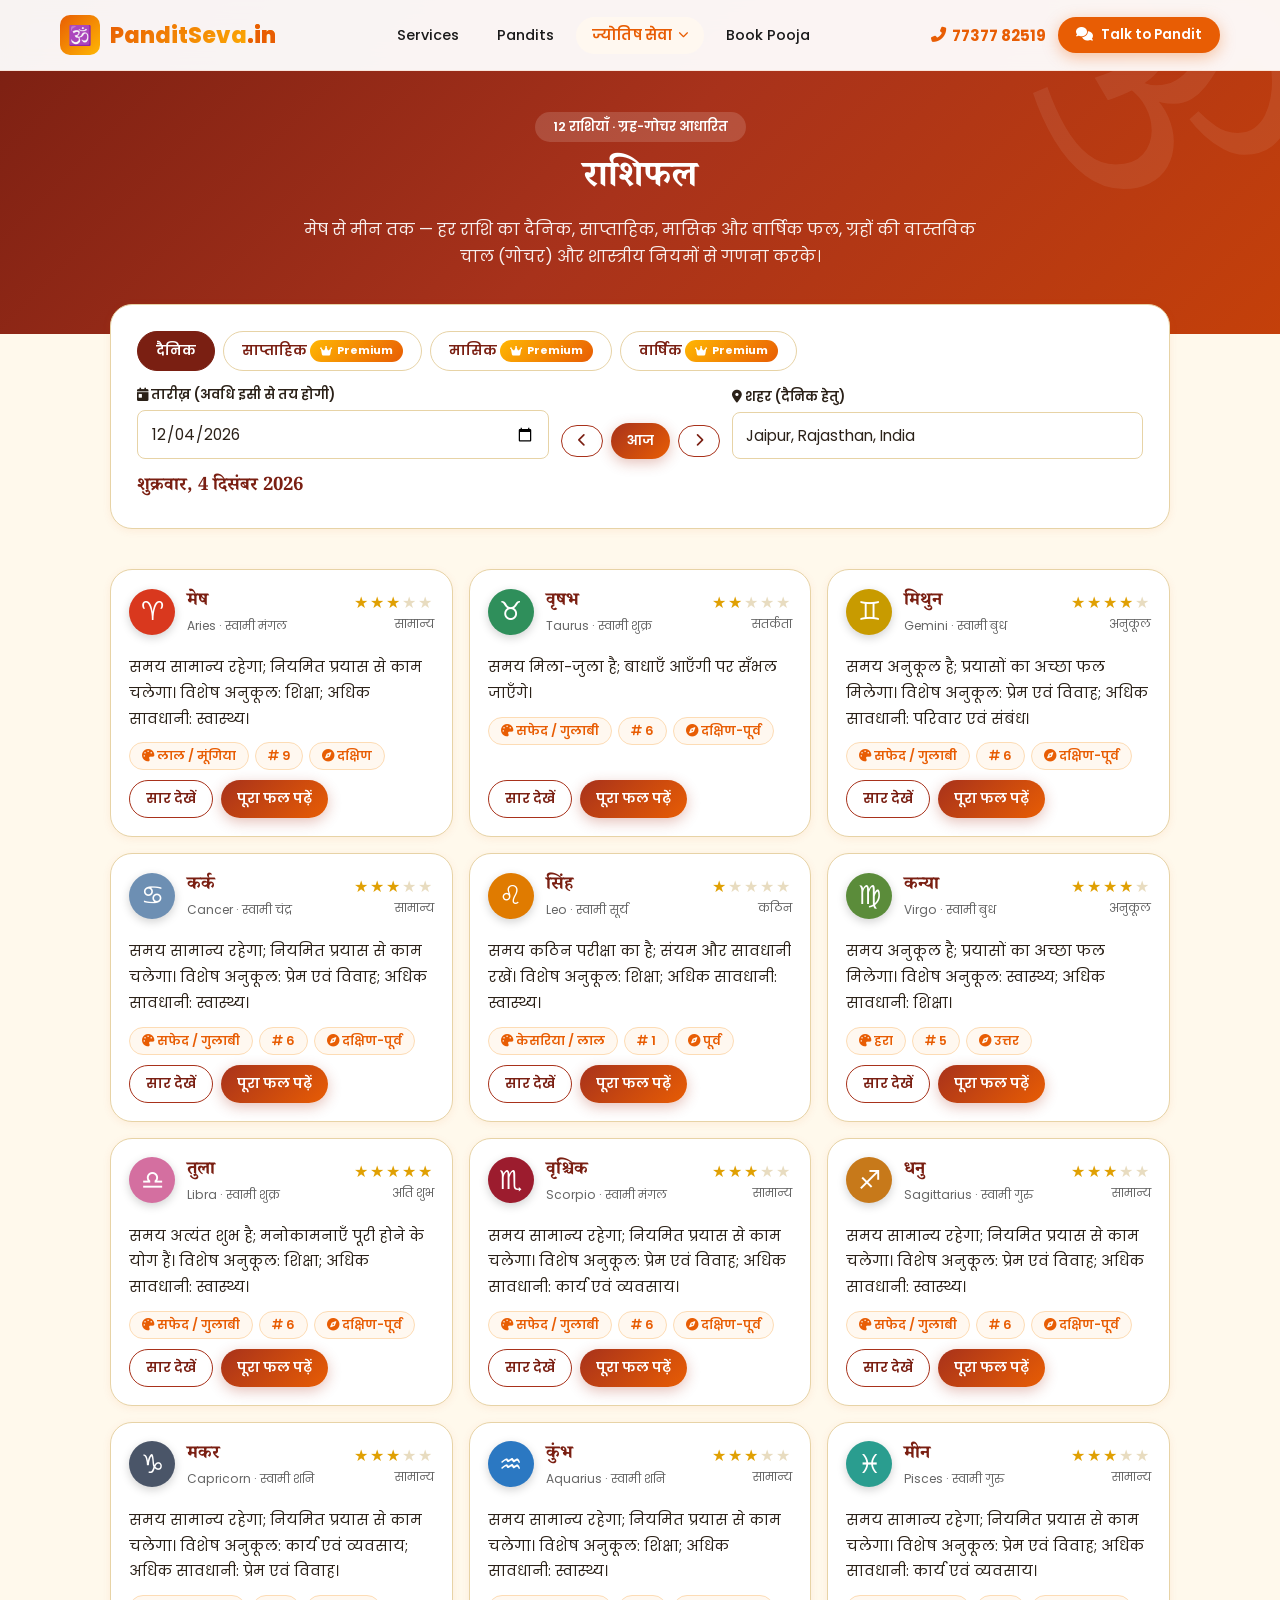
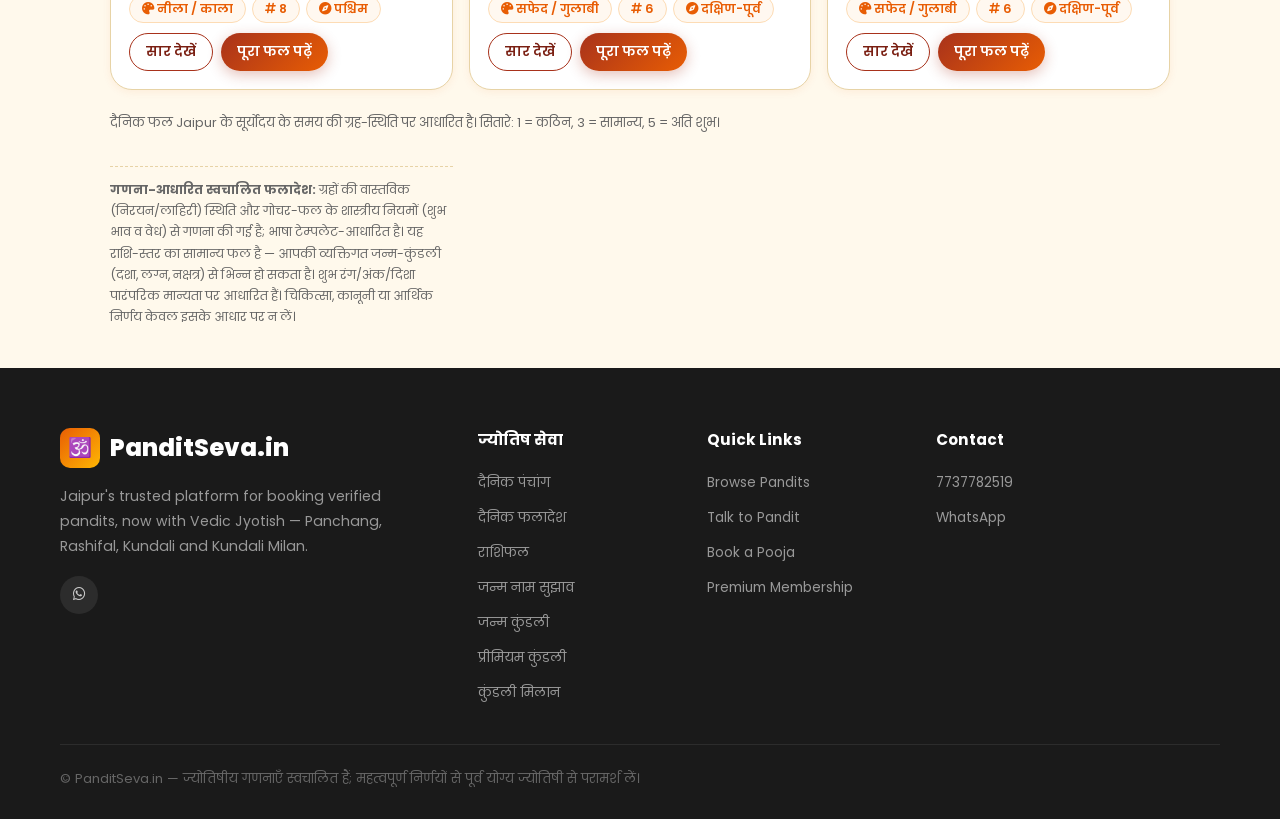
<file: rashifal.html>
<!DOCTYPE html>
<html lang="hi">
<head>
  <meta charset="UTF-8">
  <meta name="viewport" content="width=device-width, initial-scale=1.0">
  <title>राशिफल 2026 — दैनिक, साप्ताहिक, मासिक, वार्षिक | PanditSeva.in</title>
  <meta name="description" content="सभी 12 राशियों का गोचर-आधारित दैनिक, साप्ताहिक, मासिक और वार्षिक राशिफल — करियर, धन, प्रेम-विवाह, परिवार, स्वास्थ्य, शुभ अंक-रंग, उपाय व मंत्र।">
  <link rel="stylesheet" href="css/style.css">
  <link rel="stylesheet" href="css/jyotish.css">
  <link rel="stylesheet" href="https://cdnjs.cloudflare.com/ajax/libs/font-awesome/6.5.0/css/all.min.css">
  <link rel="preconnect" href="https://fonts.googleapis.com">
  <link rel="preconnect" href="https://fonts.gstatic.com" crossorigin>
  <link href="https://fonts.googleapis.com/css2?family=Noto+Serif+Devanagari:wght@400;600;700&family=Noto+Sans+Devanagari:wght@400;500;600&display=swap" rel="stylesheet">
  <link rel="icon" href="data:image/svg+xml,<svg xmlns='http://www.w3.org/2000/svg' viewBox='0 0 100 100'><text y='.9em' font-size='90'>🕉️</text></svg>">
</head>
<body class="jy" data-jy-active="rashifal.html" data-jy-page="rashifal">
<div id="jy-header"></div>

<section class="jy-hero"><div class="jy-wrap">
  <span class="eyebrow">12 राशियाँ · ग्रह-गोचर आधारित</span>
  <h1>राशिफल</h1>
  <p>मेष से मीन तक — हर राशि का दैनिक, साप्ताहिक, मासिक और वार्षिक फल, ग्रहों की वास्तविक चाल (गोचर) और शास्त्रीय नियमों से गणना करके।</p>
</div></section>

<div class="jy-wrap">
  <div class="jy-card" style="margin-top:-30px;position:relative;z-index:4">
    <div class="jy-tabs rf-tabs" id="rfTabs"></div>
    <div class="rf-ctl">
      <div class="jy-field"><label for="rfDate"><i class="fas fa-calendar-day"></i> तारीख़ (अवधि इसी से तय होगी)</label><input class="jy-input" type="date" id="rfDate"></div>
      <div class="jy-field" style="flex:0 0 auto"><label>&nbsp;</label><div class="rf-nav"><button type="button" class="jy-btn ghost sm" id="rfPrev"><i class="fas fa-chevron-left"></i></button><button type="button" class="jy-btn sm" id="rfToday">आज</button><button type="button" class="jy-btn ghost sm" id="rfNext"><i class="fas fa-chevron-right"></i></button></div></div>
      <div class="jy-field"><label for="rfCity"><i class="fas fa-location-dot"></i> शहर (दैनिक हेतु)</label><input class="jy-input" id="rfCity" list="rfCityList" autocomplete="off"><datalist id="rfCityList"></datalist></div>
    </div>
    <h2 class="hi" id="rfLabel" style="margin-top:14px;color:var(--maroon);font-size:1.15rem"></h2>
  </div>
  <div class="jy-sec"><div class="rf-cards" id="rfGrid"></div></div>
</div>

<div id="jy-footer"></div>
<script src="js/astro.js"></script>
<script src="js/panchang-engine.js"></script>
<script src="js/jy-common.js"></script>
<script src="js/gochar.js"></script>
<script src="js/rashifal-ui.js"></script>
</body>
</html>
</file>
<file: css/style.css>
@import url('https://fonts.googleapis.com/css2?family=Poppins:wght@300;400;500;600;700;800&family=Playfair+Display:wght@600;700&display=swap');

:root {
  --primary: #E85D04;
  --primary-dark: #C4400A;
  --primary-light: #FF8C38;
  --gold: #FFB703;
  --gold-dark: #E0A003;
  --saffron: #F48C06;
  --bg-light: #FFF8F0;
  --bg-white: #FFFFFF;
  --text-dark: #1A1A1A;
  --text-muted: #666;
  --text-light: #999;
  --border: #EDEDED;
  --success: #22C55E;
  --danger: #EF4444;
  --warning: #F59E0B;
  --shadow-sm: 0 2px 8px rgba(232,93,4,0.08);
  --shadow-md: 0 4px 24px rgba(0,0,0,0.10);
  --shadow-lg: 0 8px 40px rgba(0,0,0,0.14);
  --radius-sm: 8px;
  --radius-md: 14px;
  --radius-lg: 22px;
  --radius-xl: 40px;
  --transition: all 0.25s ease;
}

*, *::before, *::after { box-sizing: border-box; margin: 0; padding: 0; }
html { scroll-behavior: smooth; }
body { font-family: 'Poppins', sans-serif; color: var(--text-dark); background: #fff; overflow-x: hidden; }
a { text-decoration: none; color: inherit; }
ul { list-style: none; }
img { max-width: 100%; display: block; }
button { cursor: pointer; border: none; outline: none; font-family: 'Poppins', sans-serif; }

/* ── SCROLLBAR ── */
::-webkit-scrollbar { width: 6px; }
::-webkit-scrollbar-track { background: #f1f1f1; }
::-webkit-scrollbar-thumb { background: var(--primary); border-radius: 10px; }

/* ── UTILITY ── */
.container { max-width: 1200px; margin: 0 auto; padding: 0 20px; }
.section { padding: 80px 0; }
.section-title { font-family: 'Playfair Display', serif; font-size: 2.2rem; font-weight: 700; color: var(--text-dark); margin-bottom: 10px; }
.section-subtitle { color: var(--text-muted); font-size: 1rem; margin-bottom: 50px; }
.badge { display: inline-block; padding: 4px 12px; border-radius: 50px; font-size: 0.75rem; font-weight: 600; }
.badge-success { background: #DCFCE7; color: #16A34A; }
.badge-warning { background: #FEF3C7; color: #D97706; }
.badge-danger { background: #FEE2E2; color: #DC2626; }
.tag { display: inline-block; background: var(--bg-light); border: 1px solid #FDDCB5; color: var(--primary); font-size: 0.72rem; font-weight: 500; padding: 3px 10px; border-radius: 50px; }

/* ── BUTTONS ── */
.btn { display: inline-flex; align-items: center; gap: 8px; padding: 12px 28px; border-radius: var(--radius-xl); font-weight: 600; font-size: 0.95rem; transition: var(--transition); }
.btn-primary { background: var(--primary); color: #fff; box-shadow: 0 4px 16px rgba(232,93,4,0.35); }
.btn-primary:hover { background: var(--primary-dark); transform: translateY(-2px); box-shadow: 0 6px 20px rgba(232,93,4,0.45); }
.btn-gold { background: linear-gradient(135deg, #FFB703, #E85D04); color: #fff; box-shadow: 0 4px 16px rgba(255,183,3,0.4); }
.btn-gold:hover { transform: translateY(-2px); box-shadow: 0 6px 20px rgba(255,183,3,0.5); }
.btn-outline { background: transparent; border: 2px solid var(--primary); color: var(--primary); }
.btn-outline:hover { background: var(--primary); color: #fff; }
.btn-white { background: #fff; color: var(--primary); box-shadow: var(--shadow-md); }
.btn-white:hover { transform: translateY(-2px); }
.btn-sm { padding: 8px 18px; font-size: 0.85rem; }
.btn-lg { padding: 16px 36px; font-size: 1.05rem; }
.btn-green { background: #22C55E; color: #fff; box-shadow: 0 4px 16px rgba(34,197,94,0.35); }
.btn-green:hover { background: #16A34A; transform: translateY(-2px); }

/* ── HEADER ── */
.header { position: fixed; top: 0; left: 0; right: 0; z-index: 1000; background: rgba(255,255,255,0.95); backdrop-filter: blur(12px); border-bottom: 1px solid rgba(232,93,4,0.1); transition: var(--transition); }
.header.scrolled { box-shadow: var(--shadow-md); }
.header-inner { display: flex; align-items: center; justify-content: space-between; height: 70px; }
.logo { display: flex; align-items: center; gap: 10px; }
.logo-icon { width: 40px; height: 40px; background: linear-gradient(135deg, var(--primary), var(--gold)); border-radius: 10px; display: flex; align-items: center; justify-content: center; font-size: 1.2rem; }
.logo-text { font-size: 1.4rem; font-weight: 800; background: linear-gradient(135deg, var(--primary), var(--gold)); -webkit-background-clip: text; -webkit-text-fill-color: transparent; background-clip: text; }
.logo-dot { color: var(--primary); -webkit-text-fill-color: var(--primary); }
.nav { display: flex; align-items: center; gap: 6px; }
.nav a { padding: 8px 16px; border-radius: 50px; font-size: 0.9rem; font-weight: 500; color: var(--text-dark); transition: var(--transition); }
.nav a:hover, .nav a.active { background: var(--bg-light); color: var(--primary); }
.header-actions { display: flex; align-items: center; gap: 12px; }
.header-phone { display: flex; align-items: center; gap: 6px; color: var(--primary); font-weight: 700; font-size: 0.95rem; }
.hamburger { display: none; flex-direction: column; gap: 5px; background: none; padding: 4px; }
.hamburger span { display: block; width: 24px; height: 2px; background: var(--text-dark); border-radius: 2px; transition: var(--transition); }

/* ── HERO ── */
.hero { min-height: 100vh; background: linear-gradient(135deg, #FFF3E8 0%, #FFF8F0 40%, #FFF0D6 100%); display: flex; align-items: center; padding-top: 70px; position: relative; overflow: hidden; }
.hero::before { content: ''; position: absolute; top: -100px; right: -100px; width: 500px; height: 500px; background: radial-gradient(circle, rgba(232,93,4,0.08) 0%, transparent 70%); border-radius: 50%; }
.hero::after { content: ''; position: absolute; bottom: -50px; left: -50px; width: 300px; height: 300px; background: radial-gradient(circle, rgba(255,183,3,0.1) 0%, transparent 70%); border-radius: 50%; }
.hero-grid { display: grid; grid-template-columns: 1fr 1fr; gap: 60px; align-items: center; position: relative; z-index: 1; }
.hero-eyebrow { display: flex; align-items: center; gap: 10px; margin-bottom: 20px; }
.hero-eyebrow span { font-size: 0.85rem; font-weight: 600; color: var(--primary); }
.hero-eyebrow::before { content: '🕉️'; font-size: 1.2rem; }
.hero-title { font-family: 'Playfair Display', serif; font-size: 3rem; line-height: 1.2; font-weight: 700; margin-bottom: 20px; }
.hero-title span { background: linear-gradient(135deg, var(--primary), var(--gold)); -webkit-background-clip: text; -webkit-text-fill-color: transparent; background-clip: text; }
.hero-desc { color: var(--text-muted); font-size: 1.05rem; line-height: 1.8; margin-bottom: 35px; }
.hero-actions { display: flex; align-items: center; gap: 16px; flex-wrap: wrap; margin-bottom: 40px; }
.hero-stats { display: flex; gap: 32px; }
.hero-stat strong { display: block; font-size: 1.5rem; font-weight: 800; color: var(--primary); }
.hero-stat span { font-size: 0.8rem; color: var(--text-muted); }
.hero-card { background: #fff; border-radius: var(--radius-lg); box-shadow: var(--shadow-lg); padding: 30px; border: 1px solid rgba(232,93,4,0.1); }
.hero-card-title { font-size: 1.1rem; font-weight: 700; margin-bottom: 20px; display: flex; align-items: center; gap: 8px; }
.live-dot { width: 10px; height: 10px; background: var(--success); border-radius: 50%; animation: pulse 1.5s infinite; }
@keyframes pulse { 0%,100%{opacity:1;transform:scale(1)} 50%{opacity:0.6;transform:scale(1.3)} }
.online-pandits { display: flex; flex-direction: column; gap: 14px; }
.mini-pandit { display: flex; align-items: center; gap: 12px; padding: 12px; background: var(--bg-light); border-radius: var(--radius-md); cursor: pointer; transition: var(--transition); }
.mini-pandit:hover { background: #FDDCB5; }
.mini-avatar { position: relative; }
.mini-avatar img { width: 44px; height: 44px; border-radius: 50%; object-fit: cover; }
.online-badge { position: absolute; bottom: 0; right: 0; width: 13px; height: 13px; background: var(--success); border: 2px solid #fff; border-radius: 50%; }
.busy-badge { position: absolute; bottom: 0; right: 0; width: 13px; height: 13px; background: var(--warning); border: 2px solid #fff; border-radius: 50%; }
.mini-info { flex: 1; }
.mini-info strong { font-size: 0.9rem; font-weight: 600; display: block; }
.mini-info small { color: var(--text-muted); font-size: 0.75rem; }
.mini-price { font-weight: 700; color: var(--primary); font-size: 0.85rem; }
.mini-actions { display: flex; gap: 6px; }
.mini-btn { width: 32px; height: 32px; border-radius: 50%; display: flex; align-items: center; justify-content: center; font-size: 0.8rem; transition: var(--transition); border: none; cursor: pointer; }
.mini-btn-chat { background: #EFF6FF; color: #3B82F6; }
.mini-btn-chat:hover { background: #3B82F6; color: #fff; }
.mini-btn-call { background: #F0FDF4; color: var(--success); }
.mini-btn-call:hover { background: var(--success); color: #fff; }
.view-all-link { text-align: center; margin-top: 16px; }
.view-all-link a { color: var(--primary); font-weight: 600; font-size: 0.9rem; display: inline-flex; align-items: center; gap: 4px; }

/* ── TRUST BAR ── */
.trust-bar { background: linear-gradient(135deg, var(--primary), var(--primary-dark)); padding: 20px 0; }
.trust-bar-inner { display: flex; justify-content: space-around; align-items: center; gap: 20px; flex-wrap: wrap; }
.trust-item { display: flex; align-items: center; gap: 12px; color: #fff; }
.trust-item i { font-size: 1.5rem; opacity: 0.9; }
.trust-item-text strong { display: block; font-size: 1.3rem; font-weight: 800; }
.trust-item-text span { font-size: 0.8rem; opacity: 0.85; }

/* ── SERVICES ── */
.services { background: #fff; }
.services-grid { display: grid; grid-template-columns: repeat(4, 1fr); gap: 20px; }
.service-card { background: var(--bg-light); border: 1px solid #FDDCB5; border-radius: var(--radius-md); padding: 28px 20px; text-align: center; cursor: pointer; transition: var(--transition); }
.service-card:hover { transform: translateY(-6px); background: var(--primary); border-color: var(--primary); box-shadow: 0 12px 30px rgba(232,93,4,0.25); }
.service-card:hover .service-icon { background: rgba(255,255,255,0.2); }
.service-card:hover h4 { color: #fff; }
.service-card:hover p { color: rgba(255,255,255,0.8); }
.service-card:hover .service-price { color: var(--gold); }
.service-icon { width: 64px; height: 64px; background: #fff; border-radius: 50%; display: flex; align-items: center; justify-content: center; margin: 0 auto 16px; font-size: 1.8rem; box-shadow: var(--shadow-sm); transition: var(--transition); }
.service-card h4 { font-size: 1rem; font-weight: 700; margin-bottom: 6px; transition: var(--transition); }
.service-card p { font-size: 0.8rem; color: var(--text-muted); margin-bottom: 10px; transition: var(--transition); }
.service-price { font-size: 0.85rem; font-weight: 700; color: var(--primary); transition: var(--transition); }

/* ── PANDITS SECTION (Astrotalk style) ── */
.pandits-section { background: var(--bg-light); }
.pandits-grid { display: grid; grid-template-columns: repeat(3, 1fr); gap: 22px; }
.pandit-card { background: #fff; border-radius: var(--radius-md); box-shadow: var(--shadow-sm); border: 1px solid var(--border); overflow: hidden; transition: var(--transition); }
.pandit-card:hover { transform: translateY(-5px); box-shadow: var(--shadow-md); border-color: #FDDCB5; }
.pandit-card-header { background: linear-gradient(135deg, #FFF3E8, #FFF8F0); padding: 24px; display: flex; gap: 16px; align-items: center; }
.pandit-avatar-wrap { position: relative; flex-shrink: 0; }
.pandit-avatar-wrap img { width: 72px; height: 72px; border-radius: 50%; object-fit: cover; border: 3px solid #fff; box-shadow: var(--shadow-sm); }
.status-dot { position: absolute; bottom: 3px; right: 3px; width: 16px; height: 16px; border-radius: 50%; border: 3px solid #fff; }
.status-dot.online { background: var(--success); }
.status-dot.busy { background: var(--warning); }
.status-dot.offline { background: #9CA3AF; }
.pandit-basic h3 { font-size: 1rem; font-weight: 700; margin-bottom: 4px; }
.pandit-basic .pandit-spec { font-size: 0.8rem; color: var(--text-muted); margin-bottom: 6px; }
.stars { color: var(--gold); font-size: 0.8rem; }
.stars span { color: var(--text-dark); font-weight: 600; margin-left: 3px; }
.stars small { color: var(--text-muted); font-weight: 400; }
.pandit-card-body { padding: 16px 24px; }
.pandit-tags { display: flex; flex-wrap: wrap; gap: 6px; margin-bottom: 14px; }
.pandit-meta { display: flex; justify-content: space-between; align-items: center; margin-bottom: 16px; }
.meta-item { display: flex; align-items: center; gap: 6px; font-size: 0.8rem; color: var(--text-muted); }
.meta-item i { color: var(--primary); }
.pandit-price { text-align: right; }
.pandit-price strong { display: block; font-size: 1.2rem; font-weight: 800; color: var(--primary); }
.pandit-price small { color: var(--text-muted); font-size: 0.75rem; }
.pandit-card-footer { padding: 14px 24px; border-top: 1px solid var(--border); display: flex; gap: 8px; }
.pandit-card-footer .btn { flex: 1; justify-content: center; font-size: 0.82rem; padding: 10px 14px; }
.btn-chat { background: #EFF6FF; color: #3B82F6; border: 1px solid #BFDBFE; border-radius: var(--radius-sm); }
.btn-chat:hover { background: #3B82F6; color: #fff; border-color: #3B82F6; transform: translateY(-1px); }
.btn-call-green { background: #F0FDF4; color: #16A34A; border: 1px solid #BBF7D0; border-radius: var(--radius-sm); }
.btn-call-green:hover { background: #16A34A; color: #fff; border-color: #16A34A; transform: translateY(-1px); }
.btn-book { background: var(--bg-light); color: var(--primary); border: 1px solid #FDDCB5; border-radius: var(--radius-sm); }
.btn-book:hover { background: var(--primary); color: #fff; border-color: var(--primary); transform: translateY(-1px); }

/* ── HOW IT WORKS ── */
.how-it-works { background: #fff; }
.steps-grid { display: grid; grid-template-columns: repeat(3, 1fr); gap: 40px; position: relative; }
.steps-grid::before { content: ''; position: absolute; top: 40px; left: 16%; right: 16%; height: 2px; background: linear-gradient(90deg, var(--primary), var(--gold)); z-index: 0; }
.step { text-align: center; position: relative; z-index: 1; }
.step-num { width: 80px; height: 80px; background: linear-gradient(135deg, var(--primary), var(--gold)); border-radius: 50%; display: flex; align-items: center; justify-content: center; margin: 0 auto 20px; font-size: 1.8rem; box-shadow: 0 8px 24px rgba(232,93,4,0.35); }
.step h3 { font-size: 1.1rem; font-weight: 700; margin-bottom: 10px; }
.step p { color: var(--text-muted); font-size: 0.9rem; line-height: 1.7; }

/* ── WHY CHOOSE US ── */
.why-us { background: linear-gradient(135deg, var(--primary) 0%, var(--primary-dark) 100%); color: #fff; }
.why-us .section-title { color: #fff; }
.why-us .section-subtitle { color: rgba(255,255,255,0.75); }
.why-grid { display: grid; grid-template-columns: repeat(4, 1fr); gap: 24px; }
.why-card { background: rgba(255,255,255,0.1); border: 1px solid rgba(255,255,255,0.2); border-radius: var(--radius-md); padding: 28px 20px; text-align: center; transition: var(--transition); }
.why-card:hover { background: rgba(255,255,255,0.18); transform: translateY(-4px); }
.why-icon { font-size: 2.2rem; margin-bottom: 14px; }
.why-card h4 { font-size: 1rem; font-weight: 700; margin-bottom: 8px; }
.why-card p { font-size: 0.85rem; opacity: 0.8; line-height: 1.7; }

/* ── POPULAR POOJAS ── */
.popular-poojas { background: var(--bg-light); }
.poojas-grid { display: grid; grid-template-columns: repeat(4, 1fr); gap: 20px; }
.pooja-card { background: #fff; border-radius: var(--radius-md); border: 1px solid var(--border); overflow: hidden; transition: var(--transition); }
.pooja-card:hover { transform: translateY(-5px); box-shadow: var(--shadow-md); }
.pooja-img { height: 140px; background: linear-gradient(135deg, #FFF3E8, #FDDCB5); display: flex; align-items: center; justify-content: center; font-size: 3.5rem; }
.pooja-body { padding: 18px; }
.pooja-body h4 { font-size: 0.95rem; font-weight: 700; margin-bottom: 6px; }
.pooja-body p { font-size: 0.8rem; color: var(--text-muted); margin-bottom: 12px; line-height: 1.6; }
.pooja-footer { display: flex; justify-content: space-between; align-items: center; }
.pooja-price { font-weight: 800; font-size: 1.05rem; color: var(--primary); }
.pooja-price small { font-size: 0.72rem; color: var(--text-muted); font-weight: 400; display: block; }

/* ── TESTIMONIALS ── */
.testimonials { background: #fff; }
.testi-grid { display: grid; grid-template-columns: repeat(3, 1fr); gap: 24px; }
.testi-card { background: var(--bg-light); border: 1px solid #FDDCB5; border-radius: var(--radius-md); padding: 28px; position: relative; }
.testi-card::before { content: '"'; font-family: 'Playfair Display', serif; font-size: 5rem; color: var(--primary); opacity: 0.15; position: absolute; top: 10px; left: 20px; line-height: 1; }
.testi-stars { color: var(--gold); margin-bottom: 12px; }
.testi-text { font-size: 0.9rem; line-height: 1.8; color: var(--text-muted); margin-bottom: 20px; }
.testi-user { display: flex; align-items: center; gap: 12px; }
.testi-user img { width: 44px; height: 44px; border-radius: 50%; object-fit: cover; }
.testi-user strong { display: block; font-size: 0.9rem; font-weight: 600; }
.testi-user span { font-size: 0.78rem; color: var(--text-muted); }
.testi-tag { position: absolute; top: 20px; right: 20px; }

/* ── FAQ ── */
.faq { background: var(--bg-light); }
.faq-list { max-width: 800px; margin: 0 auto; display: flex; flex-direction: column; gap: 12px; }
.faq-item { background: #fff; border: 1px solid var(--border); border-radius: var(--radius-md); overflow: hidden; transition: var(--transition); }
.faq-item.open { border-color: var(--primary); }
.faq-q { padding: 18px 22px; display: flex; justify-content: space-between; align-items: center; cursor: pointer; font-weight: 600; font-size: 0.95rem; gap: 16px; }
.faq-q i { color: var(--primary); font-size: 1rem; transition: var(--transition); flex-shrink: 0; }
.faq-item.open .faq-q i { transform: rotate(180deg); }
.faq-a { display: none; padding: 0 22px 18px; color: var(--text-muted); font-size: 0.9rem; line-height: 1.8; }
.faq-item.open .faq-a { display: block; }

/* ── CTA BANNER ── */
.cta-banner { background: linear-gradient(135deg, #FFF3E8, #FDDCB5); padding: 70px 0; text-align: center; }
.cta-banner h2 { font-family: 'Playfair Display', serif; font-size: 2.2rem; margin-bottom: 14px; }
.cta-banner p { color: var(--text-muted); margin-bottom: 32px; font-size: 1rem; }
.cta-actions { display: flex; justify-content: center; gap: 16px; flex-wrap: wrap; }

/* ── FOOTER ── */
.footer { background: #1A1A1A; color: #ccc; padding: 60px 0 30px; }
.footer-grid { display: grid; grid-template-columns: 2fr 1fr 1fr 1.5fr; gap: 40px; margin-bottom: 40px; }
.footer-brand p { font-size: 0.88rem; line-height: 1.8; margin: 16px 0; color: #999; }
.footer-brand .logo-text { -webkit-text-fill-color: #fff; background: none; color: #fff; font-size: 1.5rem; }
.footer-brand .logo-icon { background: linear-gradient(135deg, var(--primary), var(--gold)); }
.footer-socials { display: flex; gap: 12px; margin-top: 16px; }
.social-btn { width: 38px; height: 38px; border-radius: 50%; background: rgba(255,255,255,0.08); display: flex; align-items: center; justify-content: center; color: #ccc; font-size: 0.9rem; transition: var(--transition); }
.social-btn:hover { background: var(--primary); color: #fff; }
.footer-col h5 { font-size: 0.95rem; font-weight: 700; color: #fff; margin-bottom: 18px; }
.footer-col ul { display: flex; flex-direction: column; gap: 10px; }
.footer-col ul li a { font-size: 0.85rem; color: #999; transition: var(--transition); }
.footer-col ul li a:hover { color: var(--primary); padding-left: 4px; }
.footer-contact p { font-size: 0.85rem; color: #999; display: flex; align-items: flex-start; gap: 10px; margin-bottom: 12px; line-height: 1.6; }
.footer-contact p i { color: var(--primary); margin-top: 2px; flex-shrink: 0; }
.footer-bottom { border-top: 1px solid rgba(255,255,255,0.08); padding-top: 24px; display: flex; justify-content: space-between; align-items: center; flex-wrap: wrap; gap: 10px; }
.footer-bottom p { font-size: 0.82rem; color: #666; }
.footer-bottom a { color: var(--primary); }

/* ── FLOATING BUTTONS ── */
.float-btns { position: fixed; bottom: 28px; right: 24px; z-index: 900; display: flex; flex-direction: column; gap: 12px; align-items: flex-end; }
.float-wa { width: 56px; height: 56px; background: #25D366; border-radius: 50%; display: flex; align-items: center; justify-content: center; color: #fff; font-size: 1.5rem; box-shadow: 0 4px 16px rgba(37,211,102,0.4); transition: var(--transition); }
.float-wa:hover { transform: scale(1.1); }
.float-call { width: 56px; height: 56px; background: var(--primary); border-radius: 50%; display: flex; align-items: center; justify-content: center; color: #fff; font-size: 1.3rem; box-shadow: 0 4px 16px rgba(232,93,4,0.4); transition: var(--transition); animation: ring 2s infinite; }
@keyframes ring { 0%,100%{transform:scale(1)} 50%{transform:scale(1.05)} }
.float-call:hover { animation: none; transform: scale(1.1); }

/* ── CHAT PAGE ── */
.chat-page { min-height: 100vh; background: var(--bg-light); padding-top: 70px; }
.chat-layout { display: grid; grid-template-columns: 320px 1fr; height: calc(100vh - 70px); }
.chat-sidebar { background: #fff; border-right: 1px solid var(--border); overflow-y: auto; }
.chat-sidebar-header { padding: 20px; border-bottom: 1px solid var(--border); display: flex; align-items: center; gap: 12px; }
.chat-sidebar-header h3 { font-size: 1rem; font-weight: 700; }
.chat-search { padding: 12px 16px; border-bottom: 1px solid var(--border); }
.chat-search input { width: 100%; background: var(--bg-light); border: none; border-radius: 50px; padding: 10px 16px; font-size: 0.88rem; font-family: 'Poppins', sans-serif; outline: none; }
.chat-list { }
.chat-item { padding: 14px 16px; display: flex; align-items: center; gap: 12px; cursor: pointer; transition: var(--transition); border-bottom: 1px solid #F5F5F5; }
.chat-item:hover, .chat-item.active { background: var(--bg-light); }
.chat-item-avatar { position: relative; flex-shrink: 0; }
.chat-item-avatar img { width: 46px; height: 46px; border-radius: 50%; object-fit: cover; }
.chat-item-info { flex: 1; min-width: 0; }
.chat-item-info strong { font-size: 0.88rem; font-weight: 600; display: block; }
.chat-item-info p { font-size: 0.78rem; color: var(--text-muted); white-space: nowrap; overflow: hidden; text-overflow: ellipsis; }
.chat-item-meta { text-align: right; }
.chat-item-meta time { font-size: 0.72rem; color: var(--text-muted); }
.unread-badge { background: var(--primary); color: #fff; font-size: 0.68rem; font-weight: 700; padding: 2px 7px; border-radius: 50px; }
.chat-main { display: flex; flex-direction: column; background: #F0F4F8; }
.chat-header { background: #fff; padding: 14px 24px; border-bottom: 1px solid var(--border); display: flex; align-items: center; gap: 14px; box-shadow: var(--shadow-sm); }
.chat-header img { width: 44px; height: 44px; border-radius: 50%; object-fit: cover; }
.chat-header-info { flex: 1; }
.chat-header-info strong { display: block; font-size: 0.95rem; font-weight: 700; }
.chat-header-info small { color: var(--text-muted); font-size: 0.78rem; }
.chat-header-actions { display: flex; gap: 10px; }
.icon-btn { width: 38px; height: 38px; border-radius: 50%; display: flex; align-items: center; justify-content: center; cursor: pointer; transition: var(--transition); border: none; font-size: 0.95rem; }
.icon-btn-video { background: #EFF6FF; color: #3B82F6; }
.icon-btn-video:hover { background: #3B82F6; color: #fff; }
.icon-btn-call { background: #F0FDF4; color: var(--success); }
.icon-btn-call:hover { background: var(--success); color: #fff; }
.chat-timer-bar { background: linear-gradient(135deg, #FFF3E8, #FDDCB5); padding: 8px 24px; display: flex; align-items: center; justify-content: space-between; font-size: 0.82rem; }
.timer-running { display: flex; align-items: center; gap: 6px; color: var(--primary); font-weight: 600; }
.wallet-bal { display: flex; align-items: center; gap: 6px; color: var(--text-muted); }
.wallet-bal strong { color: var(--success); font-weight: 700; }
.chat-messages { flex: 1; overflow-y: auto; padding: 24px; display: flex; flex-direction: column; gap: 16px; }
.msg { max-width: 70%; }
.msg-in { align-self: flex-start; }
.msg-out { align-self: flex-end; }
.msg-bubble { padding: 12px 16px; border-radius: 18px; font-size: 0.88rem; line-height: 1.6; }
.msg-in .msg-bubble { background: #fff; border-bottom-left-radius: 4px; box-shadow: var(--shadow-sm); }
.msg-out .msg-bubble { background: var(--primary); color: #fff; border-bottom-right-radius: 4px; }
.msg-time { font-size: 0.7rem; color: var(--text-muted); margin-top: 4px; }
.msg-out .msg-time { text-align: right; }
.msg-sender { font-size: 0.72rem; color: var(--primary); font-weight: 600; margin-bottom: 4px; }
.chat-input-area { background: #fff; padding: 16px 24px; border-top: 1px solid var(--border); display: flex; align-items: center; gap: 12px; }
.chat-input { flex: 1; background: var(--bg-light); border: 1px solid var(--border); border-radius: 50px; padding: 12px 20px; font-size: 0.9rem; font-family: 'Poppins', sans-serif; outline: none; transition: var(--transition); }
.chat-input:focus { border-color: var(--primary); background: #fff; }
.send-btn { width: 46px; height: 46px; background: var(--primary); border-radius: 50%; display: flex; align-items: center; justify-content: center; color: #fff; font-size: 1rem; cursor: pointer; transition: var(--transition); border: none; }
.send-btn:hover { background: var(--primary-dark); transform: scale(1.05); }

/* ── CALL MODAL ── */
.call-overlay { position: fixed; inset: 0; background: rgba(0,0,0,0.85); z-index: 9999; display: none; align-items: center; justify-content: center; }
.call-overlay.active { display: flex; }
.call-box { background: #1A1A2E; border-radius: 24px; padding: 40px; text-align: center; width: 360px; color: #fff; }
.call-box img { width: 100px; height: 100px; border-radius: 50%; margin: 0 auto 20px; border: 4px solid var(--primary); }
.call-box h3 { font-size: 1.4rem; font-weight: 700; margin-bottom: 6px; }
.call-box p { color: rgba(255,255,255,0.6); margin-bottom: 30px; font-size: 0.9rem; }
.call-timer { font-size: 2rem; font-weight: 800; color: var(--gold); margin-bottom: 30px; letter-spacing: 2px; }
.call-actions { display: flex; justify-content: center; gap: 24px; }
.call-btn { width: 60px; height: 60px; border-radius: 50%; display: flex; align-items: center; justify-content: center; font-size: 1.3rem; cursor: pointer; transition: var(--transition); border: none; }
.call-btn-mute { background: rgba(255,255,255,0.15); color: #fff; }
.call-btn-speaker { background: rgba(255,255,255,0.15); color: #fff; }
.call-btn-end { background: var(--danger); color: #fff; box-shadow: 0 4px 16px rgba(239,68,68,0.4); }
.call-btn:hover { transform: scale(1.08); }

/* ── PANDITS PAGE ── */
.pandits-page { padding-top: 70px; min-height: 100vh; background: var(--bg-light); }
.pandits-hero { background: linear-gradient(135deg, var(--primary), var(--primary-dark)); padding: 40px 0; color: #fff; }
.pandits-hero h1 { font-family: 'Playfair Display', serif; font-size: 2rem; margin-bottom: 10px; }
.pandits-hero p { opacity: 0.85; font-size: 0.95rem; }
.pandits-layout { display: grid; grid-template-columns: 260px 1fr; gap: 24px; padding: 30px 0 60px; }
.filter-sidebar { background: #fff; border-radius: var(--radius-md); padding: 24px; border: 1px solid var(--border); height: fit-content; position: sticky; top: 90px; }
.filter-sidebar h4 { font-size: 0.95rem; font-weight: 700; margin-bottom: 16px; display: flex; align-items: center; justify-content: space-between; }
.filter-sidebar h4 button { font-size: 0.78rem; color: var(--primary); background: none; border: none; cursor: pointer; font-family: 'Poppins', sans-serif; }
.filter-group { margin-bottom: 22px; }
.filter-group label { font-size: 0.82rem; font-weight: 600; color: var(--text-muted); text-transform: uppercase; letter-spacing: 0.5px; display: block; margin-bottom: 10px; }
.filter-option { display: flex; align-items: center; gap: 8px; margin-bottom: 8px; cursor: pointer; font-size: 0.88rem; }
.filter-option input { accent-color: var(--primary); }
.filter-divider { border: none; border-top: 1px solid var(--border); margin: 16px 0; }
.pandits-main { }
.pandits-toolbar { display: flex; justify-content: space-between; align-items: center; margin-bottom: 20px; }
.pandits-toolbar p { font-size: 0.9rem; color: var(--text-muted); }
.sort-select { border: 1px solid var(--border); border-radius: var(--radius-sm); padding: 8px 14px; font-size: 0.88rem; font-family: 'Poppins', sans-serif; outline: none; color: var(--text-dark); background: #fff; cursor: pointer; }
.pandits-list { display: flex; flex-direction: column; gap: 16px; }
.pandit-list-card { background: #fff; border-radius: var(--radius-md); border: 1px solid var(--border); padding: 20px 24px; display: flex; gap: 20px; align-items: center; transition: var(--transition); }
.pandit-list-card:hover { border-color: #FDDCB5; box-shadow: var(--shadow-md); transform: translateX(4px); }
.pandit-list-card .pandit-avatar-wrap img { width: 80px; height: 80px; }
.list-card-info { flex: 1; }
.list-card-info h3 { font-size: 1.05rem; font-weight: 700; margin-bottom: 4px; }
.list-card-info .spec { color: var(--text-muted); font-size: 0.85rem; margin-bottom: 8px; }
.list-card-tags { display: flex; flex-wrap: wrap; gap: 6px; margin-bottom: 10px; }
.list-card-meta { display: flex; gap: 20px; }
.list-card-actions { display: flex; flex-direction: column; gap: 8px; align-items: flex-end; }
.list-card-price { text-align: right; margin-bottom: 8px; }
.list-card-price strong { font-size: 1.3rem; font-weight: 800; color: var(--primary); display: block; }
.list-card-price small { color: var(--text-muted); font-size: 0.78rem; }

/* ── BOOKING PAGE ── */
.booking-page { padding-top: 70px; min-height: 100vh; background: var(--bg-light); }
.booking-hero { background: linear-gradient(135deg, var(--primary), var(--gold)); padding: 40px 0; color: #fff; }
.booking-layout { display: grid; grid-template-columns: 1fr 380px; gap: 30px; padding: 40px 0 60px; }
.booking-form-card { background: #fff; border-radius: var(--radius-md); padding: 32px; border: 1px solid var(--border); }
.form-section-title { font-size: 1rem; font-weight: 700; margin-bottom: 20px; padding-bottom: 12px; border-bottom: 1px solid var(--border); color: var(--primary); display: flex; align-items: center; gap: 8px; }
.form-group { margin-bottom: 20px; }
.form-group label { display: block; font-size: 0.85rem; font-weight: 600; margin-bottom: 6px; color: var(--text-dark); }
.form-control { width: 100%; border: 1px solid var(--border); border-radius: var(--radius-sm); padding: 12px 16px; font-size: 0.9rem; font-family: 'Poppins', sans-serif; outline: none; transition: var(--transition); background: #fff; color: var(--text-dark); }
.form-control:focus { border-color: var(--primary); box-shadow: 0 0 0 3px rgba(232,93,4,0.08); }
.form-row { display: grid; grid-template-columns: 1fr 1fr; gap: 16px; }
.booking-summary { background: #fff; border-radius: var(--radius-md); padding: 28px; border: 1px solid var(--border); height: fit-content; position: sticky; top: 90px; }
.summary-pandit { display: flex; gap: 14px; align-items: center; margin-bottom: 20px; padding-bottom: 20px; border-bottom: 1px solid var(--border); }
.summary-pandit img { width: 60px; height: 60px; border-radius: 50%; object-fit: cover; }
.summary-row { display: flex; justify-content: space-between; font-size: 0.88rem; margin-bottom: 10px; }
.summary-row strong { color: var(--primary); }
.summary-divider { border: none; border-top: 1px dashed var(--border); margin: 14px 0; }
.summary-total { display: flex; justify-content: space-between; font-weight: 700; font-size: 1rem; }

/* ── ANIMATIONS ── */
.fade-up { opacity: 0; transform: translateY(30px); transition: opacity 0.6s ease, transform 0.6s ease; }
.fade-up.visible { opacity: 1; transform: translateY(0); }

/* ── MOBILE NAV ── */
.mobile-menu { display: none; position: fixed; top: 70px; left: 0; right: 0; background: #fff; border-bottom: 1px solid var(--border); padding: 20px; z-index: 999; flex-direction: column; gap: 4px; box-shadow: var(--shadow-md); }
.mobile-menu.open { display: flex; }
.mobile-menu a { padding: 12px 16px; border-radius: var(--radius-sm); font-weight: 500; color: var(--text-dark); transition: var(--transition); }
.mobile-menu a:hover { background: var(--bg-light); color: var(--primary); }

/* ── RESPONSIVE ── */
@media (max-width: 1024px) {
  .hero-grid { grid-template-columns: 1fr; gap: 40px; }
  .hero-card { display: none; }
  .hero-title { font-size: 2.2rem; }
  .services-grid { grid-template-columns: repeat(4, 1fr); }
  .pandits-grid { grid-template-columns: repeat(2, 1fr); }
  .why-grid { grid-template-columns: repeat(2, 1fr); }
  .footer-grid { grid-template-columns: 1fr 1fr; }
}
@media (max-width: 768px) {
  .nav { display: none; }
  .hamburger { display: flex; }
  .hero-title { font-size: 1.8rem; }
  .section { padding: 60px 0; }
  .section-title { font-size: 1.7rem; }
  .services-grid { grid-template-columns: repeat(2, 1fr); }
  .pandits-grid { grid-template-columns: 1fr; }
  .steps-grid { grid-template-columns: 1fr; }
  .steps-grid::before { display: none; }
  .why-grid { grid-template-columns: 1fr 1fr; }
  .poojas-grid { grid-template-columns: repeat(2, 1fr); }
  .testi-grid { grid-template-columns: 1fr; }
  .footer-grid { grid-template-columns: 1fr; }
  .chat-layout { grid-template-columns: 1fr; }
  .chat-sidebar { display: none; }
  .pandits-layout { grid-template-columns: 1fr; }
  .filter-sidebar { display: none; }
  .booking-layout { grid-template-columns: 1fr; }
  .form-row { grid-template-columns: 1fr; }
  .hero-actions { flex-direction: column; align-items: stretch; }
  .hero-actions .btn { justify-content: center; }
}
@media (max-width: 480px) {
  .services-grid { grid-template-columns: repeat(2, 1fr); }
  .poojas-grid { grid-template-columns: 1fr; }
  .trust-bar-inner { flex-direction: column; gap: 16px; }
  .hero-stats { gap: 20px; }
}

/* ── PREMIUM KUNDALI BANNER (home) ── */
.kundali-banner { background: linear-gradient(135deg, #7a1f12 0%, #a8321b 50%, #c4400a 100%); padding: 70px 0; position: relative; overflow: hidden; }
.kundali-banner::before { content: '🕉️'; position: absolute; font-size: 20rem; opacity: 0.06; top: -30px; left: -20px; color: #fff; }
.kundali-banner-inner { display: grid; grid-template-columns: 1.6fr 1fr; gap: 40px; align-items: center; position: relative; z-index: 1; }
.kundali-banner-text { color: #fff; }
.kb-eyebrow { display: inline-block; background: rgba(255,255,255,0.15); padding: 6px 16px; border-radius: 50px; font-size: 0.82rem; font-weight: 600; margin-bottom: 16px; }
.kundali-banner-text h2 { font-family: 'Playfair Display', serif; font-size: 2.1rem; font-weight: 700; line-height: 1.25; margin-bottom: 14px; }
.kundali-banner-text p { opacity: 0.92; line-height: 1.75; margin-bottom: 20px; max-width: 560px; }
.kb-tags { display: flex; gap: 10px; flex-wrap: wrap; margin-bottom: 26px; }
.kb-tags span { background: rgba(255,255,255,0.14); border: 1px solid rgba(255,255,255,0.25); padding: 6px 14px; border-radius: 50px; font-size: 0.8rem; }
.kundali-banner-art { display: flex; justify-content: center; }
.kb-chart { position: relative; }
.kb-om { position: absolute; inset: 0; display: flex; align-items: center; justify-content: center; font-size: 3rem; }
@media (max-width: 900px) { .kundali-banner-inner { grid-template-columns: 1fr; } .kundali-banner-art { display: none; } }
</file>
<file: css/jyotish.css>
/* ============================================================================
   jyotish.css — shared styles for all Jyotish pages (PanditSeva.in)
   Theme: deep saffron, maroon, gold, cream. Extends css/style.css variables.
   ========================================================================== */
:root {
  --maroon: #7A1F12;
  --maroon-dark: #5a140b;
  --maroon-2: #a8321b;
  --gold-soft: #f6dd9b;
  --cream: #fdf6e3;
  --cream-2: #fff9ec;
  --ink: #2b2118;
  --line: #e7d3a6;
}
body.jy { background: var(--cream-2); font-family: 'Poppins', 'Noto Sans Devanagari', sans-serif; }
.jy h1, .jy h2, .jy h3, .jy .hi { font-family: 'Noto Serif Devanagari', 'Playfair Display', serif; }

/* ── nav dropdown ── */
.nav-dd { position: relative; }
.nav-dd-btn { background: none; padding: 8px 16px; border-radius: 50px; font-size: .9rem; font-weight: 600; color: var(--maroon); transition: var(--transition); display: inline-flex; align-items: center; gap: 6px; }
.nav-dd-btn i { font-size: .65rem; transition: transform .2s; }
.nav-dd:hover .nav-dd-btn, .nav-dd.open .nav-dd-btn, .nav-dd.has-active .nav-dd-btn { background: var(--bg-light); color: var(--primary); }
.nav-dd.open .nav-dd-btn i { transform: rotate(180deg); }
.nav-dd-menu { display: none; position: absolute; top: 100%; left: 0; min-width: 230px; background: #fff; border: 1px solid var(--line); border-radius: var(--radius-md); box-shadow: var(--shadow-lg); padding: 8px; z-index: 1100; }
.nav-dd:hover .nav-dd-menu, .nav-dd.open .nav-dd-menu { display: block; }
.nav-dd-menu a { display: flex !important; align-items: center; gap: 10px; border-radius: 10px !important; padding: 10px 14px !important; font-family: 'Noto Serif Devanagari', serif; }
.nav-dd-menu a i { width: 18px; color: var(--primary); text-align: center; }
.mobile-menu .mm-title { font-size: .72rem; letter-spacing: 1px; text-transform: uppercase; color: var(--text-light); padding: 10px 20px 2px; }
.mobile-menu a i { width: 22px; color: var(--primary); }
@media (max-width: 900px) { .nav-dd { display: none; } }

/* ── page hero ── */
.jy-hero { background: linear-gradient(135deg, var(--maroon) 0%, var(--maroon-2) 50%, #c4400a 100%); color: #fff; padding: 112px 0 64px; position: relative; overflow: hidden; text-align: center; }
.jy-hero::before { content: 'ॐ'; position: absolute; font-size: 20rem; line-height: 1; opacity: .07; right: -30px; top: -20px; font-family: 'Noto Serif Devanagari', serif; }
.jy-hero .eyebrow { display: inline-block; background: rgba(255,255,255,.15); padding: 6px 18px; border-radius: 50px; font-size: .8rem; font-weight: 600; margin-bottom: 14px; }
.jy-hero h1 { font-size: 2.3rem; line-height: 1.35; margin-bottom: 10px; }
.jy-hero p { max-width: 680px; margin: 0 auto; opacity: .92; line-height: 1.7; }
.jy-wrap { max-width: 1100px; margin: 0 auto; padding: 0 20px; }
.jy-sec { padding: 40px 0; }

/* ── cards / grids ── */
.jy-card { background: #fff; border: 1px solid var(--line); border-radius: var(--radius-lg); padding: 26px; box-shadow: var(--shadow-sm); }
.jy-card.cream { background: var(--cream); }
.jy-card h2, .jy-card h3 { color: var(--maroon); }
.jy-card h3 { font-size: 1.12rem; margin-bottom: 10px; }
.jy-grid { display: grid; gap: 18px; }
.jy-g2 { grid-template-columns: repeat(2, 1fr); }
.jy-g3 { grid-template-columns: repeat(3, 1fr); }
.jy-g4 { grid-template-columns: repeat(4, 1fr); }
@media (max-width: 900px) { .jy-g3, .jy-g4 { grid-template-columns: repeat(2, 1fr); } }
@media (max-width: 600px) { .jy-g2, .jy-g3, .jy-g4 { grid-template-columns: 1fr; } .jy-hero h1 { font-size: 1.7rem; } .jy-card { padding: 18px; } }
.jy-card.pull { margin-top: -34px; position: relative; z-index: 3; box-shadow: var(--shadow-lg); border-top: 5px solid var(--gold); }

/* ── forms ── */
.jy-form { display: grid; grid-template-columns: repeat(2, 1fr); gap: 14px 16px; }
.jy-form .full { grid-column: 1 / -1; }
@media (max-width: 600px) { .jy-form { grid-template-columns: 1fr; } }
.jy-field label { display: block; font-size: .82rem; font-weight: 600; margin-bottom: 5px; color: var(--ink); }
.jy-input, .jy-select { width: 100%; padding: 11px 13px; border: 1.5px solid var(--line); border-radius: var(--radius-sm); font: inherit; font-size: .95rem; background: #fff; color: var(--ink); }
.jy-input:focus, .jy-select:focus { border-color: var(--primary); outline: none; box-shadow: 0 0 0 3px rgba(232,93,4,.12); }
.jy-hint { font-size: .75rem; color: var(--text-light); margin-top: 4px; }
.jy-btn { display: inline-flex; align-items: center; justify-content: center; gap: 8px; padding: 12px 26px; border-radius: 50px; font-weight: 600; font-size: .95rem; background: linear-gradient(135deg, var(--maroon-2), var(--primary)); color: #fff; box-shadow: 0 4px 14px rgba(168,50,27,.3); transition: var(--transition); }
.jy-btn:hover { transform: translateY(-2px); }
.jy-btn.ghost { background: #fff; color: var(--maroon); border: 1.5px solid var(--maroon-2); box-shadow: none; }
.jy-btn.gold { background: linear-gradient(135deg, #FFB703, #E85D04); }
.jy-btn.sm { padding: 8px 16px; font-size: .84rem; }
.jy-btn[disabled] { opacity: .5; cursor: not-allowed; transform: none; }
.jy-row { display: flex; gap: 10px; flex-wrap: wrap; align-items: center; }

/* ── tables ── */
.jy-table { width: 100%; border-collapse: collapse; font-size: .92rem; }
.jy-table th { background: var(--maroon); color: #fff; text-align: left; padding: 9px 12px; font-weight: 600; font-family: 'Noto Serif Devanagari', serif; }
.jy-table td { padding: 9px 12px; border-bottom: 1px solid var(--line); }
.jy-table tr:nth-child(even) td { background: var(--cream-2); }
.jy-scroll { overflow-x: auto; -webkit-overflow-scrolling: touch; }

/* ── chips, badges, notes ── */
.jy-chip { display: inline-block; padding: 4px 12px; border-radius: 50px; font-size: .78rem; font-weight: 600; background: var(--bg-light); color: var(--primary); border: 1px solid #FDDCB5; }
.jy-chip.good { background: #e8f8ee; color: #15803d; border-color: #bfe8cd; }
.jy-chip.bad { background: #fdecec; color: #b91c1c; border-color: #f6c6c6; }
.jy-chip.mid { background: #fff7e0; color: #a16207; border-color: #f2dd9c; }
.jy-prem-badge { display: inline-flex; align-items: center; gap: 5px; background: linear-gradient(135deg, #FFB703, #E85D04); color: #fff; font-size: .68rem; font-weight: 700; padding: 3px 10px; border-radius: 50px; vertical-align: middle; font-family: 'Poppins', sans-serif; }
.jy-note { background: #fff7e0; border: 1px solid #f2dd9c; color: #7a5a06; padding: 10px 14px; border-radius: var(--radius-sm); font-size: .85rem; line-height: 1.6; }
.jy-note.info { background: #eef5ff; border-color: #c9defa; color: #1e4a8a; }
.jy-note.warn { background: #fdecec; border-color: #f6c6c6; color: #8f1d1d; }
.jy-disclaimer { font-size: .78rem; color: var(--text-muted); line-height: 1.7; border-top: 1px dashed var(--line); padding-top: 12px; margin-top: 18px; }

/* ── key/value lists ── */
.jy-kv { display: grid; grid-template-columns: repeat(auto-fit, minmax(220px, 1fr)); gap: 12px; }
.jy-kv .it { background: var(--cream); border: 1px solid var(--line); border-radius: var(--radius-md); padding: 12px 14px; }
.jy-kv .it small { display: block; color: var(--text-muted); font-size: .72rem; text-transform: uppercase; letter-spacing: .5px; }
.jy-kv .it b { display: block; color: var(--maroon); font-size: 1.05rem; margin-top: 2px; font-family: 'Noto Serif Devanagari', serif; }
.jy-kv .it span { display: block; font-size: .78rem; color: var(--text-muted); margin-top: 2px; }

/* ── tabs ── */
.jy-tabs { display: flex; gap: 6px; flex-wrap: wrap; margin-bottom: 16px; }
.jy-tab { padding: 8px 18px; border-radius: 50px; background: #fff; border: 1.5px solid var(--line); font-weight: 600; font-size: .86rem; color: var(--maroon); }
.jy-tab.on { background: var(--maroon); color: #fff; border-color: var(--maroon); }

/* ── toast ── */
.jy-toast { position: fixed; left: 50%; bottom: 28px; transform: translate(-50%, 20px); background: var(--maroon-dark); color: #fff; padding: 10px 20px; border-radius: 50px; font-size: .88rem; opacity: 0; transition: all .3s; z-index: 5000; max-width: 90vw; }
.jy-toast.show { opacity: 1; transform: translate(-50%, 0); }

/* ── ornamental divider ── */
.jy-orn { text-align: center; color: var(--gold-dark); letter-spacing: 8px; margin: 6px 0 18px; font-size: .9rem; }
@media print { .header, .mobile-menu, .footer, .no-print { display: none !important; } body.jy { background: #fff; } }
</file>
